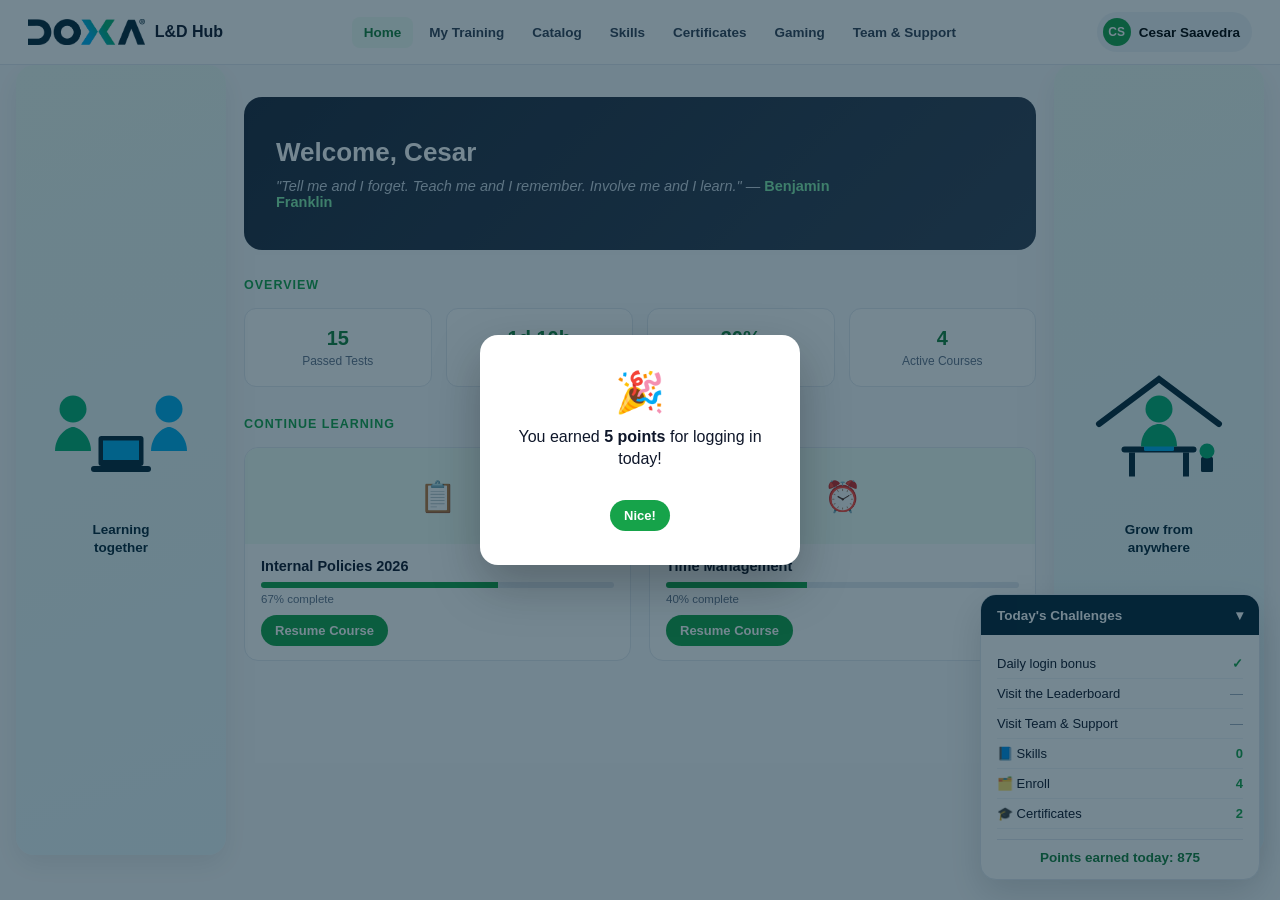
<file: index.html>
<!DOCTYPE html>
<html lang="en">
<head>
<meta charset="UTF-8">
<meta name="viewport" content="width=device-width, initial-scale=1.0">
<title>L&amp;D Hub — Home</title>
<link rel="stylesheet" href="style.css">
</head>
<body>
<div id="nav-root"></div>

<div class="page-shell">
<div class="side-illustration left">
  <div class="illus-card"><svg viewBox="0 0 100 90">
  <rect x="35" y="48" width="30" height="20" rx="2" fill="#052538"/>
  <rect x="38" y="51" width="24" height="13" fill="#00AEEF"/>
  <rect x="30" y="68" width="40" height="4" rx="2" fill="#052538"/>
  <circle cx="18" cy="30" r="9" fill="#05AF72"/>
  <path d="M6 58c0-10 8-16 12-16s12 6 12 16z" fill="#05AF72"/>
  <circle cx="82" cy="30" r="9" fill="#00AEEF"/>
  <path d="M70 58c0-10 8-16 12-16s12 6 12 16z" fill="#00AEEF"/>
</svg><div class="illus-caption" data-i18n="cap_learning_together">Learning<br>together</div></div>
</div>
<div class="side-illustration right">
  <div class="illus-card"><svg viewBox="0 0 100 90">
  <path d="M10 40 L50 10 L90 40" fill="none" stroke="#052538" stroke-width="4" stroke-linecap="round"/>
  <rect x="25" y="55" width="50" height="4" rx="2" fill="#052538"/>
  <rect x="30" y="59" width="4" height="16" fill="#052538"/>
  <rect x="66" y="59" width="4" height="16" fill="#052538"/>
  <rect x="40" y="46" width="20" height="12" rx="1" fill="#00AEEF"/>
  <circle cx="50" cy="30" r="9" fill="#05AF72"/>
  <path d="M38 55c0-9 6-15 12-15s12 6 12 15z" fill="#05AF72"/>
  <rect x="78" y="62" width="8" height="10" rx="1" fill="#052538"/>
  <circle cx="82" cy="58" r="5" fill="#05AF72"/>
</svg><div class="illus-caption" data-i18n="cap_grow_anywhere">Grow from<br>anywhere</div></div>
</div>

<main>
  <div class="hero" id="hero"></div>

  <h2 class="section-title" data-i18n="overview">Overview</h2>
  <div class="stats-grid" id="statsGrid"></div>

  <h2 class="section-title" data-i18n="continue_learning">Continue Learning</h2>
  <div class="grid" id="continueGrid"></div>
</main>
</div>

<div class="floating-widget" id="challengeWidget">
  <div class="floating-widget-header" id="challengeWidgetHeader">
    <span data-i18n="widget_title">🎯 Today's Challenges</span>
    <span id="challengeWidgetToggle">▾</span>
  </div>
  <div class="floating-widget-body" id="challengeWidgetBody"></div>
</div>

<script src="data.js"></script>
<script>
  renderNav("index.html");

  function renderChallengeWidget() {
    const user = getCurrentUser();
    const loginDone = challengeDoneToday("daily_login_" + user.id);
    const lbDone = challengeDoneToday("daily_visit_leaderboard_" + user.id);
    const teamDone = challengeDoneToday("daily_visit_team_" + user.id);
    const articlesRead = SKILLS.filter(s => isArticleRead(s.id, user.id)).length;
    const enrolledCount = getEnrollments(user).length;
    const completedCount = getCompletedCourses(user).length;

    const row = (done, label) => `
      <div class="fw-item">
        <span>${label}</span>
        <span class="${done ? 'fw-check' : 'fw-pending'}">${done ? '✓' : '—'}</span>
      </div>`;

    document.getElementById("challengeWidgetBody").innerHTML = `
      ${row(loginDone, T("widget_login_bonus"))}
      ${row(lbDone, T("widget_visit_leaderboard"))}
      ${row(teamDone, T("widget_visit_team"))}
      <div class="fw-item"><span>📘 ${T("skills_title")}</span><span class="fw-check">${articlesRead}</span></div>
      <div class="fw-item"><span>🗂️ ${T("enroll")}</span><span class="fw-check">${enrolledCount}</span></div>
      <div class="fw-item"><span>🎓 ${T("certificates_title")}</span><span class="fw-check">${completedCount}</span></div>
      <div class="fw-total">${T("widget_points_today")}: ${totalPoints(user)}</div>
    `;
  }

  document.getElementById("challengeWidgetHeader").addEventListener("click", () => {
    document.getElementById("challengeWidget").classList.toggle("collapsed");
  });

  // auto-refresh so the widget reflects challenges completed on other tabs/pages
  setInterval(renderChallengeWidget, 2000);
  window.addEventListener("storage", renderChallengeWidget);

  function render() {
    const user = getCurrentUser();
    const q = weeklyQuote();

    document.getElementById("hero").innerHTML = `
      <h1>${T("welcome")}, ${user.name.split(" ")[0]}</h1>
      <div class="quote">"${quoteText(q)}" — <span class="who">${q.who}</span></div>
    `;

    const s = user.stats;
    document.getElementById("statsGrid").innerHTML = `
      <div class="stat"><div class="num">${s.testsPassed}</div><div class="label">${T("passed_tests")}</div></div>
      <div class="stat"><div class="num">${s.trainingTime}</div><div class="label">${T("training_time")}</div></div>
      <div class="stat"><div class="num">${s.completionRate}</div><div class="label">${T("completion_rate")}</div></div>
      <div class="stat"><div class="num">${s.activeCourses}</div><div class="label">${T("active_courses")}</div></div>
    `;

    const inProgress = user.enrolled.filter(e => e.progress < 100).slice(0,4);
    document.getElementById("continueGrid").innerHTML = inProgress.map(e => {
      const c = courseById(e.courseId);
      return `<div class="card">
        <div class="thumb" style="background:#f0fdf4;">${c.icon}</div>
        <div class="card-body">
          <h3>${c.title}</h3>
          <div class="progress-bar"><div class="progress-fill" style="width:${e.progress}%;"></div></div>
          <div class="progress-text">${e.progress}% complete</div>
          <a class="resume-btn" href="my-training.html">${T("resume_course")}</a>
        </div>
      </div>`;
    }).join("") || `<p style="color:#64748b;font-size:14px;">${T("all_caught_up")}</p>`;
  }

  window.onLanguageApplied = function() { render(); renderChallengeWidget(); };
  applyLanguage(getLang());
  renderChallengeWidget();
</script>
</body>
</html>
</file>
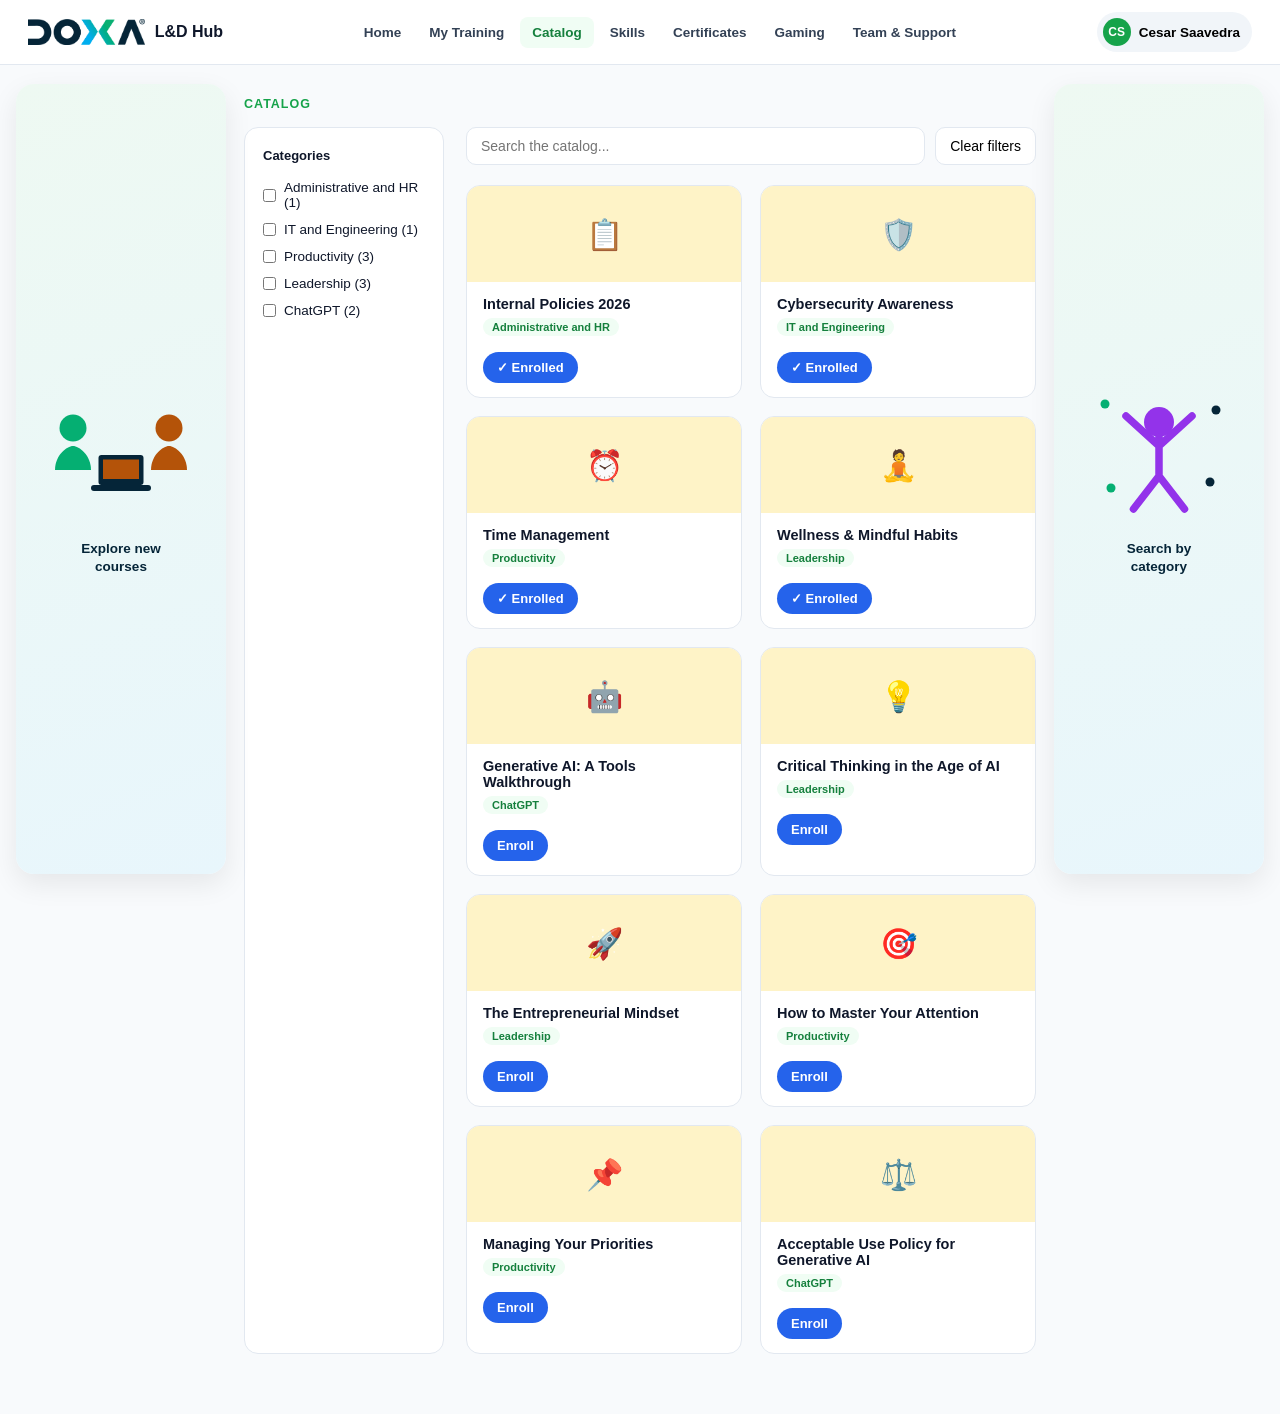
<file: catalog.html>
<!DOCTYPE html>
<html lang="en">
<head>
<meta charset="UTF-8">
<meta name="viewport" content="width=device-width, initial-scale=1.0">
<title>L&amp;D Hub — Catalog</title>
<link rel="stylesheet" href="style.css">
</head>
<body>
<div id="nav-root"></div>

<div class="page-shell">
<div class="side-illustration left">
  <div class="illus-card"><svg viewBox="0 0 100 90">
  <rect x="35" y="48" width="30" height="20" rx="2" fill="#052538"/>
  <rect x="38" y="51" width="24" height="13" fill="#b45309"/>
  <rect x="30" y="68" width="40" height="4" rx="2" fill="#052538"/>
  <circle cx="18" cy="30" r="9" fill="#05AF72"/>
  <path d="M6 58c0-10 8-16 12-16s12 6 12 16z" fill="#05AF72"/>
  <circle cx="82" cy="30" r="9" fill="#b45309"/>
  <path d="M70 58c0-10 8-16 12-16s12 6 12 16z" fill="#b45309"/>
</svg><div class="illus-caption" data-i18n="cap_explore_courses">Explore new<br>courses</div></div>
</div>
<div class="side-illustration right">
  <div class="illus-card"><svg viewBox="0 0 100 90">
  <circle cx="50" cy="26" r="10" fill="#9333ea"/>
  <path d="M50 36 L50 62 M50 42 L28 22 M50 42 L72 22 M50 62 L33 84 M50 62 L67 84" stroke="#9333ea" stroke-width="5" fill="none" stroke-linecap="round"/>
  <circle cx="14" cy="14" r="3" fill="#05AF72"/>
  <circle cx="88" cy="18" r="3" fill="#052538"/>
  <circle cx="18" cy="70" r="3" fill="#05AF72"/>
  <circle cx="84" cy="66" r="3" fill="#052538"/>
</svg><div class="illus-caption" data-i18n="cap_search_category">Search by<br>category</div></div>
</div>

<main>
  <h2 class="section-title" data-i18n="catalog_title">Catalog</h2>
  <div class="catalog-layout">
    <div class="sidebar-cats">
      <strong style="font-size:13px;" data-i18n="categories">Categories</strong>
      <div id="catList" style="margin-top:10px;"></div>
    </div>
    <div>
      <div class="toolbar">
        <input type="text" id="searchBox" data-i18n-placeholder="search_catalog" placeholder="Search the catalog...">
        <button class="filter-btn" id="clearFilters" data-i18n="clear_filters">Clear filters</button>
      </div>
      <div class="grid" id="catalogGrid"></div>
    </div>
  </div>
</main>
</div>

<script src="data.js"></script>
<script>
  renderNav("catalog.html");
  const me = getCurrentUser();
  const cats = [...new Set(COURSES.map(c => c.category))];
  let activeCats = new Set();

  document.getElementById("catList").innerHTML = cats.map(cat => `
    <label><input type="checkbox" value="${cat}" class="catCheck"> ${cat} (${COURSES.filter(c=>c.category===cat).length})</label>
  `).join("");

  function render() {
    const term = document.getElementById("searchBox").value.toLowerCase();
    const list = COURSES
      .filter(c => c.title.toLowerCase().includes(term))
      .filter(c => activeCats.size===0 || activeCats.has(c.category));

    document.getElementById("catalogGrid").innerHTML = list.map(c => {
      const enrolled = isEnrolled(me, c.id);
      return `
      <div class="card">
        <div class="thumb" style="background:#fef3c7;">${c.icon}</div>
        <div class="card-body">
          <h3>${c.title}</h3>
          <div class="tag-row"><span class="tag">${c.category}</span></div>
          <button class="enroll-btn" data-cid="${c.id}" ${enrolled ? "disabled" : ""}>${enrolled ? T("enrolled_pill") : T("enroll")}</button>
        </div>
      </div>`;
    }).join("") || `<p style="color:#64748b;font-size:14px;">No courses match your search/filters.</p>`;

    document.querySelectorAll(".enroll-btn:not([disabled])").forEach(btn => {
      btn.addEventListener("click", () => {
        const cid = btn.dataset.cid;
        enrollInCourse(me, cid);
        render();
      });
    });
  }
  document.getElementById("searchBox").addEventListener("input", render);
  document.getElementById("clearFilters").addEventListener("click", () => {
    activeCats.clear();
    document.querySelectorAll(".catCheck").forEach(cb => cb.checked=false);
    document.getElementById("searchBox").value="";
    render();
  });
  document.addEventListener("change", e => {
    if (e.target.classList.contains("catCheck")) {
      e.target.checked ? activeCats.add(e.target.value) : activeCats.delete(e.target.value);
      render();
    }
  });
  window.onLanguageApplied = render;
  applyLanguage(getLang());
  render();
</script>
</body>
</html>
</file>
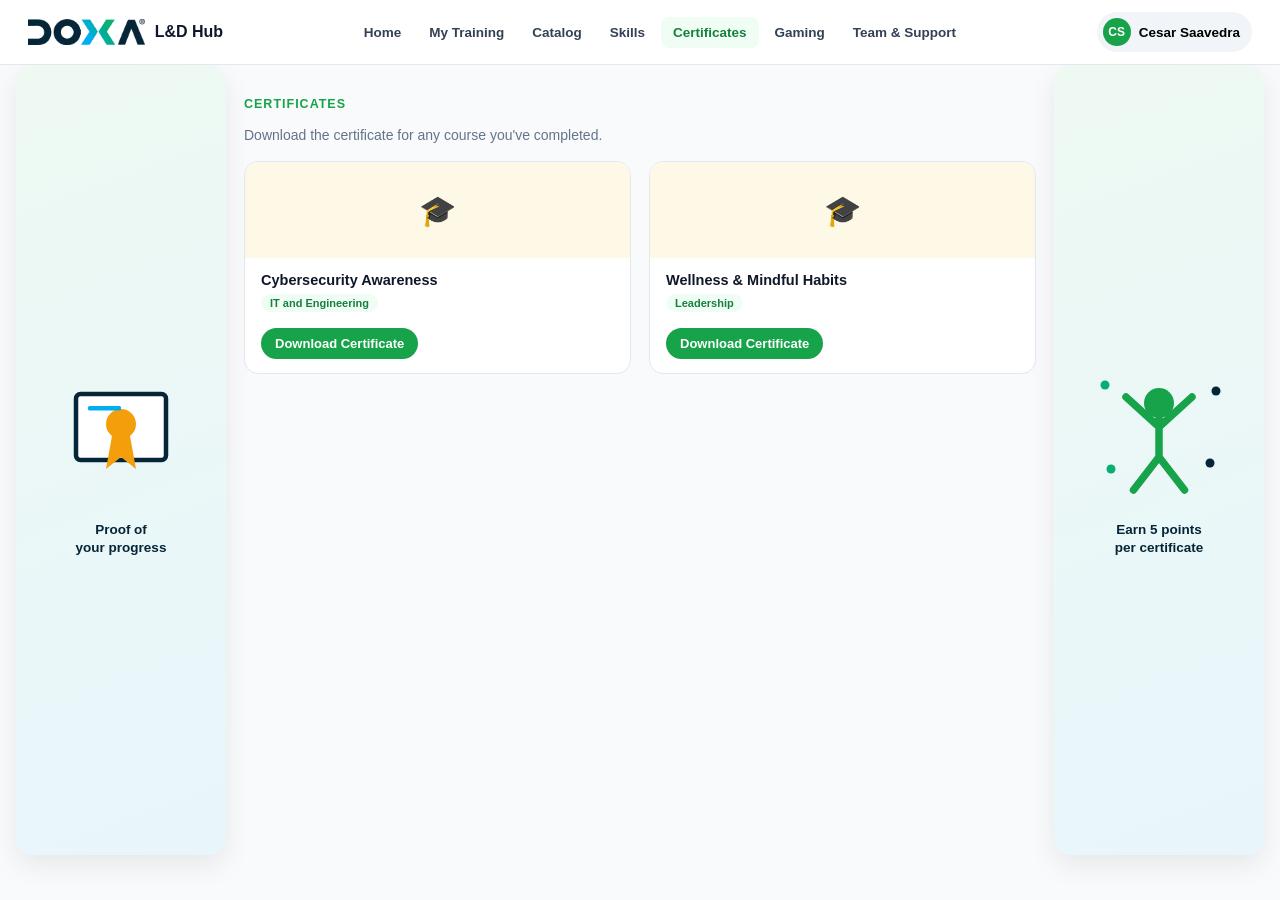
<file: certificates.html>
<!DOCTYPE html>
<html lang="en">
<head>
<meta charset="UTF-8">
<meta name="viewport" content="width=device-width, initial-scale=1.0">
<title>L&amp;D Hub — Certificates</title>
<link rel="stylesheet" href="style.css">
</head>
<body>
<div id="nav-root"></div>

<div class="page-shell">
<div class="side-illustration left">
  <div class="illus-card"><svg viewBox="0 0 100 90">
  <rect x="20" y="20" width="60" height="44" rx="3" fill="#fff" stroke="#052538" stroke-width="3"/>
  <circle cx="50" cy="40" r="10" fill="#f59e0b"/>
  <path d="M44 48 L40 70 L50 62 L60 70 L56 48" fill="#f59e0b"/>
  <rect x="28" y="28" width="22" height="3" rx="1" fill="#00AEEF"/>
</svg><div class="illus-caption" data-i18n="cap_proof_progress">Proof of<br>your progress</div></div>
</div>
<div class="side-illustration right">
  <div class="illus-card"><svg viewBox="0 0 100 90">
  <circle cx="50" cy="26" r="10" fill="#16a34a"/>
  <path d="M50 36 L50 62 M50 42 L28 22 M50 42 L72 22 M50 62 L33 84 M50 62 L67 84" stroke="#16a34a" stroke-width="5" fill="none" stroke-linecap="round"/>
  <circle cx="14" cy="14" r="3" fill="#05AF72"/>
  <circle cx="88" cy="18" r="3" fill="#052538"/>
  <circle cx="18" cy="70" r="3" fill="#05AF72"/>
  <circle cx="84" cy="66" r="3" fill="#052538"/>
</svg><div class="illus-caption" data-i18n="cap_earn_5_points">Earn 5 points<br>per certificate</div></div>
</div>

<main>
  <h2 class="section-title" data-i18n="certificates_title">Certificates</h2>
  <p style="color:#64748b;font-size:14px;margin-bottom:18px;" data-i18n="certificates_hint">Download a certificate for every course you've completed.</p>
  <div class="grid" id="certGrid"></div>
</main>
</div>

<script src="data.js"></script>
<script>
  renderNav("certificates.html");
  const user = getCurrentUser();

  function buildCertificateHtml(course, user) {
    const date = new Date().toLocaleDateString();
    return `<!DOCTYPE html><html><head><meta charset="UTF-8"><title>Certificate — ${course.title}</title>
    <style>
      body{font-family:Georgia,serif;background:#f8fafc;display:flex;align-items:center;justify-content:center;min-height:100vh;margin:0;}
      .cert{border:10px solid #052538;padding:50px 60px;background:white;text-align:center;max-width:640px;border-radius:6px;}
      h1{color:#052538;font-size:26px;margin-bottom:6px;}
      .sub{color:#64748b;font-size:14px;margin-bottom:30px;}
      .name{font-size:28px;color:#05AF72;font-weight:bold;margin:20px 0;}
      .course{font-size:19px;color:#052538;margin-bottom:24px;}
      .date{font-size:13px;color:#94a3b8;margin-top:30px;}
      .footer{font-size:11px;color:#cbd5e1;margin-top:16px;}
    </style></head><body>
      <div class="cert">
        <h1>Certificate of Completion</h1>
        <div class="sub">DOXA Talent — L&amp;D Hub (demo)</div>
        <div>This certifies that</div>
        <div class="name">${user.name}</div>
        <div>has successfully completed</div>
        <div class="course">${course.title}</div>
        <div class="date">Issued ${date}</div>
        <div class="footer">Demo certificate — drafted with AI assistance, not an official record.</div>
      </div>
    </body></html>`;
  }

  function downloadCertificate(course) {
    const html = buildCertificateHtml(course, user);
    const blob = new Blob([html], { type: "text/html" });
    const url = URL.createObjectURL(blob);
    const a = document.createElement("a");
    a.href = url;
    a.download = `Certificate - ${course.title}.html`;
    document.body.appendChild(a);
    a.click();
    a.remove();
    URL.revokeObjectURL(url);
  }

  function render() {
    const completed = getCompletedCourses(user);
    document.getElementById("certGrid").innerHTML = completed.map(c => `
      <div class="card">
        <div class="thumb" style="background:#fef9e7;">🎓</div>
        <div class="card-body">
          <h3>${c.title}</h3>
          <div class="tag-row"><span class="tag">${c.category}</span></div>
          <button class="resume-btn download-cert-btn" data-cid="${c.id}">${T("download_cert")}</button>
        </div>
      </div>
    `).join("") || `<p style="color:#64748b;font-size:14px;">${T("no_certificates")}</p>`;

    document.querySelectorAll(".download-cert-btn").forEach(btn => {
      btn.addEventListener("click", () => downloadCertificate(courseById(btn.dataset.cid)));
    });
  }

  window.onLanguageApplied = render;
  applyLanguage(getLang());
</script>
</body>
</html>
</file>
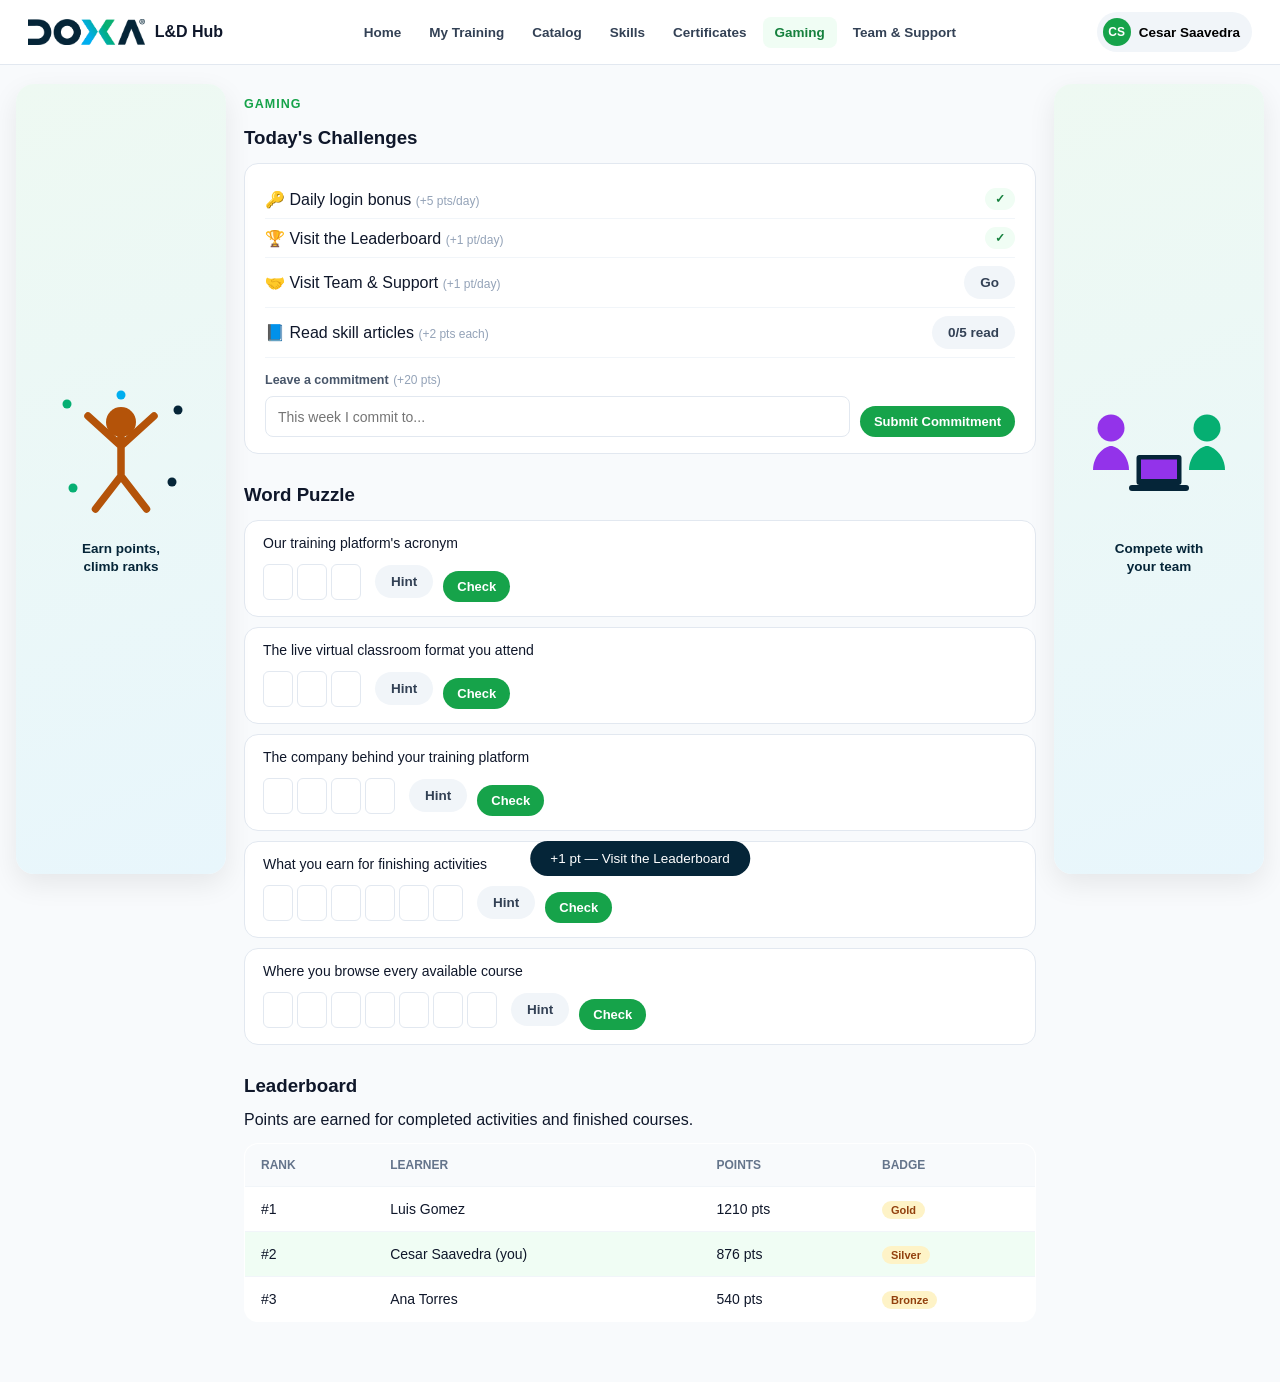
<file: gaming.html>
<!DOCTYPE html>
<html lang="en">
<head>
<meta charset="UTF-8">
<meta name="viewport" content="width=device-width, initial-scale=1.0">
<title>L&amp;D Hub — Gaming</title>
<link rel="stylesheet" href="style.css">
</head>
<body>
<div id="nav-root"></div>

<div class="page-shell">
<div class="side-illustration left">
  <div class="illus-card"><svg viewBox="0 0 100 90">
  <circle cx="50" cy="26" r="10" fill="#b45309"/>
  <path d="M50 36 L50 62 M50 42 L28 22 M50 42 L72 22 M50 62 L33 84 M50 62 L67 84" stroke="#b45309" stroke-width="5" fill="none" stroke-linecap="round"/>
  <circle cx="14" cy="14" r="3" fill="#05AF72"/>
  <circle cx="88" cy="18" r="3" fill="#052538"/>
  <circle cx="18" cy="70" r="3" fill="#05AF72"/>
  <circle cx="84" cy="66" r="3" fill="#052538"/>
  <circle cx="50" cy="8" r="3" fill="#00AEEF"/>
</svg><div class="illus-caption" data-i18n="cap_earn_points_climb">Earn points,<br>climb ranks</div></div>
</div>
<div class="side-illustration right">
  <div class="illus-card"><svg viewBox="0 0 100 90">
  <rect x="35" y="48" width="30" height="20" rx="2" fill="#052538"/>
  <rect x="38" y="51" width="24" height="13" fill="#9333ea"/>
  <rect x="30" y="68" width="40" height="4" rx="2" fill="#052538"/>
  <circle cx="18" cy="30" r="9" fill="#9333ea"/>
  <path d="M6 58c0-10 8-16 12-16s12 6 12 16z" fill="#9333ea"/>
  <circle cx="82" cy="30" r="9" fill="#05AF72"/>
  <path d="M70 58c0-10 8-16 12-16s12 6 12 16z" fill="#05AF72"/>
</svg><div class="illus-caption" data-i18n="cap_compete_team">Compete with<br>your team</div></div>
</div>

<main>
  <h2 class="section-title" data-i18n="gaming_title">Gaming</h2>

  <h3 style="margin-bottom:14px;" data-i18n="challenges_title">Today's Challenges</h3>
  <div id="challengeList" style="margin-bottom:30px;"></div>

  <h3 style="margin-bottom:14px;" data-i18n="puzzle_title">Word Puzzle</h3>
  
  <div id="puzzleList" style="margin-bottom:30px;"></div>

  <h3 style="margin-bottom:14px;" data-i18n="leaderboard_title">Leaderboard</h3>
  <p class="hint" style="margin-bottom:14px;" data-i18n="leaderboard_hint">Points are earned for completed activities and finished courses.</p>
  <table class="leaderboard" id="lbTable">
    <thead><tr>
      <th data-i18n="rank">Rank</th><th data-i18n="learner">Learner</th><th data-i18n="points">Points</th><th data-i18n="badge">Badge</th>
    </tr></thead>
    <tbody id="lbBody"></tbody>
  </table>
</main>
</div>

<div id="saveToast"></div>

<script src="data.js"></script>
<script>
  renderNav("gaming.html");
  const me = getCurrentUser();
  awardDaily("daily_visit_leaderboard_" + me.id, 1, T("widget_visit_leaderboard"));

  const PUZZLE = [
    { id:"p1", clue:"Our training platform's acronym", answer:"LMS" },
    { id:"p2", clue:"The live virtual classroom format you attend", answer:"ILT" },
    { id:"p3", clue:"The company behind your training platform", answer:"DOXA" },
    { id:"p4", clue:"What you earn for finishing activities", answer:"POINTS" },
    { id:"p5", clue:"Where you browse every available course", answer:"CATALOG" }
  ];

  function renderChallenges() {
    const loginDone = challengeDoneToday("daily_login_" + me.id);
    const lbDone = challengeDoneToday("daily_visit_leaderboard_" + me.id);
    const teamDone = challengeDoneToday("daily_visit_team_" + me.id);
    const articlesRead = SKILLS.filter(s => isArticleRead(s.id, me.id)).length;
    const commitmentText = (() => { try { return localStorage.getItem("ldhub_commitment_" + me.id); } catch(e) { return null; } })();
    const commitmentDoneToday = challengeDoneToday("commitment");

    document.getElementById("challengeList").innerHTML = `
      <div class="profile-section" style="padding:16px 20px;">
        <div class="row-between" style="padding:8px 0;border-bottom:1px solid #f1f5f9;">
          <span>🔑 <span data-i18n="widget_login_bonus">Daily login bonus</span> <span class="hint">(+5 pts/day)</span></span>
          ${loginDone ? `<span class="status-pill">✓</span>` : `<span class="hint">Log in to earn it</span>`}
        </div>
        <div class="row-between" style="padding:8px 0;border-bottom:1px solid #f1f5f9;">
          <span>🏆 <span data-i18n="widget_visit_leaderboard">Visit the Leaderboard</span> <span class="hint">(+1 pt/day)</span></span>
          ${lbDone ? `<span class="status-pill">✓</span>` : `<span class="hint">Earned just now</span>`}
        </div>
        <div class="row-between" style="padding:8px 0;border-bottom:1px solid #f1f5f9;">
          <span>🤝 <span data-i18n="widget_visit_team">Visit Team &amp; Support</span> <span class="hint">(+1 pt/day)</span></span>
          ${teamDone ? `<span class="status-pill">✓</span>` : `<a class="btn-secondary" style="text-decoration:none;" href="team.html">Go</a>`}
        </div>
        <div class="row-between" style="padding:8px 0;border-bottom:1px solid #f1f5f9;">
          <span>📘 <span data-i18n="challenge_skill">Read skill articles</span> <span class="hint">(+2 pts each)</span></span>
          <a class="btn-secondary" style="text-decoration:none;" href="skills.html">${articlesRead}/${SKILLS.length} read</a>
        </div>
        <div style="padding-top:12px;">
          <label style="font-size:12.5px;color:#475569;font-weight:600;" data-i18n="commitment_label">Leave a commitment</label>
          <span class="hint">(+20 pts)</span>
          ${commitmentDoneToday && commitmentText
            ? `<p style="margin-top:8px;font-size:14px;background:#f0fdf4;padding:10px 12px;border-radius:8px;">"${commitmentText}"</p>`
            : `<div style="display:flex;gap:10px;margin-top:8px;flex-wrap:wrap;">
                 <input type="text" id="commitmentInput" data-i18n-placeholder="commitment_placeholder" placeholder="This week I commit to..." style="flex:1;min-width:200px;padding:9px 12px;border:1px solid #e2e8f0;border-radius:8px;font-size:14px;">
                 <button class="resume-btn" id="commitBtn" data-i18n="submit_commitment">Submit Commitment</button>
               </div>`}
        </div>
      </div>
    `;

    if (!(commitmentDoneToday && commitmentText)) {
      document.getElementById("commitBtn").addEventListener("click", () => {
        const val = document.getElementById("commitmentInput").value.trim();
        if (!val) return;
        try { localStorage.setItem("ldhub_commitment_" + me.id, val); } catch(e) {}
        markChallenge("commitment");
        addBonusPoints(me.id, 20);
        showToast("+20 pts — left a commitment");
        renderAll();
      });
    }
  }

  function renderPuzzle() {
    document.getElementById("puzzleList").innerHTML = PUZZLE.map(p => {
      const solved = (() => { try { return localStorage.getItem("ldhub_puzzle_" + p.id) === "solved"; } catch(e){ return false; } })();
      const boxes = p.answer.split("").map((_,i) =>
        `<input maxlength="1" class="pz-box" data-idx="${i}" style="width:30px;height:36px;text-align:center;font-size:16px;font-weight:700;text-transform:uppercase;border:1px solid #e2e8f0;border-radius:6px;margin-right:4px;" ${solved ? "disabled value='"+p.answer[i]+"'" : ""}>`
      ).join("");
      return `
        <div class="profile-section" data-pid="${p.id}" style="padding:14px 18px;margin-bottom:10px;">
          <div class="row-between">
            <span style="font-size:14px;">${p.clue}</span>
            ${solved ? `<span class="status-pill">Solved ✓</span>` : ""}
          </div>
          <div style="margin-top:10px;display:flex;align-items:center;gap:10px;flex-wrap:wrap;">
            <div>${boxes}</div>
            ${!solved ? `
              <button class="btn-secondary pz-hint" data-pid="${p.id}" data-i18n="puzzle_hint_btn">Hint</button>
              <button class="resume-btn pz-check" data-pid="${p.id}" data-i18n="puzzle_check_btn">Check</button>
            ` : ``}
          </div>
          <div class="hint pz-hint-text" data-pid="${p.id}" style="display:none;margin-top:6px;">Hint: ${p.answer.length} letters — starts with "${p.answer[0]}"</div>
        </div>
      `;
    }).join("");

    document.querySelectorAll(".pz-hint").forEach(btn => {
      btn.addEventListener("click", () => {
        document.querySelector(`.pz-hint-text[data-pid="${btn.dataset.pid}"]`).style.display = "block";
      });
    });
    document.querySelectorAll(".pz-check").forEach(btn => {
      btn.addEventListener("click", () => {
        const pid = btn.dataset.pid;
        const p = PUZZLE.find(x => x.id === pid);
        const section = document.querySelector(`[data-pid="${pid}"].profile-section`);
        const letters = [...section.querySelectorAll(".pz-box")].map(i => (i.value || "").toUpperCase()).join("");
        if (letters === p.answer) {
          try { localStorage.setItem("ldhub_puzzle_" + pid, "solved"); } catch(e) {}
          addBonusPoints(me.id, 10);
          showToast("+10 pts — solved it!");
          checkAllSolved();
          renderPuzzle();
        } else {
          showToast("Not quite — try again");
        }
      });
    });
  }

  function checkAllSolved() {
    const allSolved = PUZZLE.every(p => {
      try { return localStorage.getItem("ldhub_puzzle_" + p.id) === "solved"; } catch(e) { return false; }
    });
    if (allSolved && !challengeEverDone("puzzle_bonus")) {
      addBonusPoints(me.id, 25);
      markEverDone("puzzle_bonus");
      showToast("+25 bonus pts — all 5 solved!");
    }
  }
  function renderLeaderboard() {
    const ranked = [...DEMO_USERS].sort((a,b) => totalPoints(b) - totalPoints(a));
    function badgeFor(points) {
      if (points >= 1000) return "Gold";
      if (points >= 700) return "Silver";
      return "Bronze";
    }
    document.getElementById("lbBody").innerHTML = ranked.map((u, i) => `
      <tr class="${u.id===me.id ? 'me':''}">
        <td>#${i+1}</td>
        <td>${u.name}${u.id===me.id ? " (you)" : ""}</td>
        <td>${totalPoints(u)} pts</td>
        <td><span class="badge-pill">${badgeFor(totalPoints(u))}</span></td>
      </tr>
    `).join("");
  }

  function renderAll() {
    renderChallenges();
    renderPuzzle();
    renderLeaderboard();
  }

  window.onLanguageApplied = renderAll;
  applyLanguage(getLang());
</script>
</body>
</html>
</file>
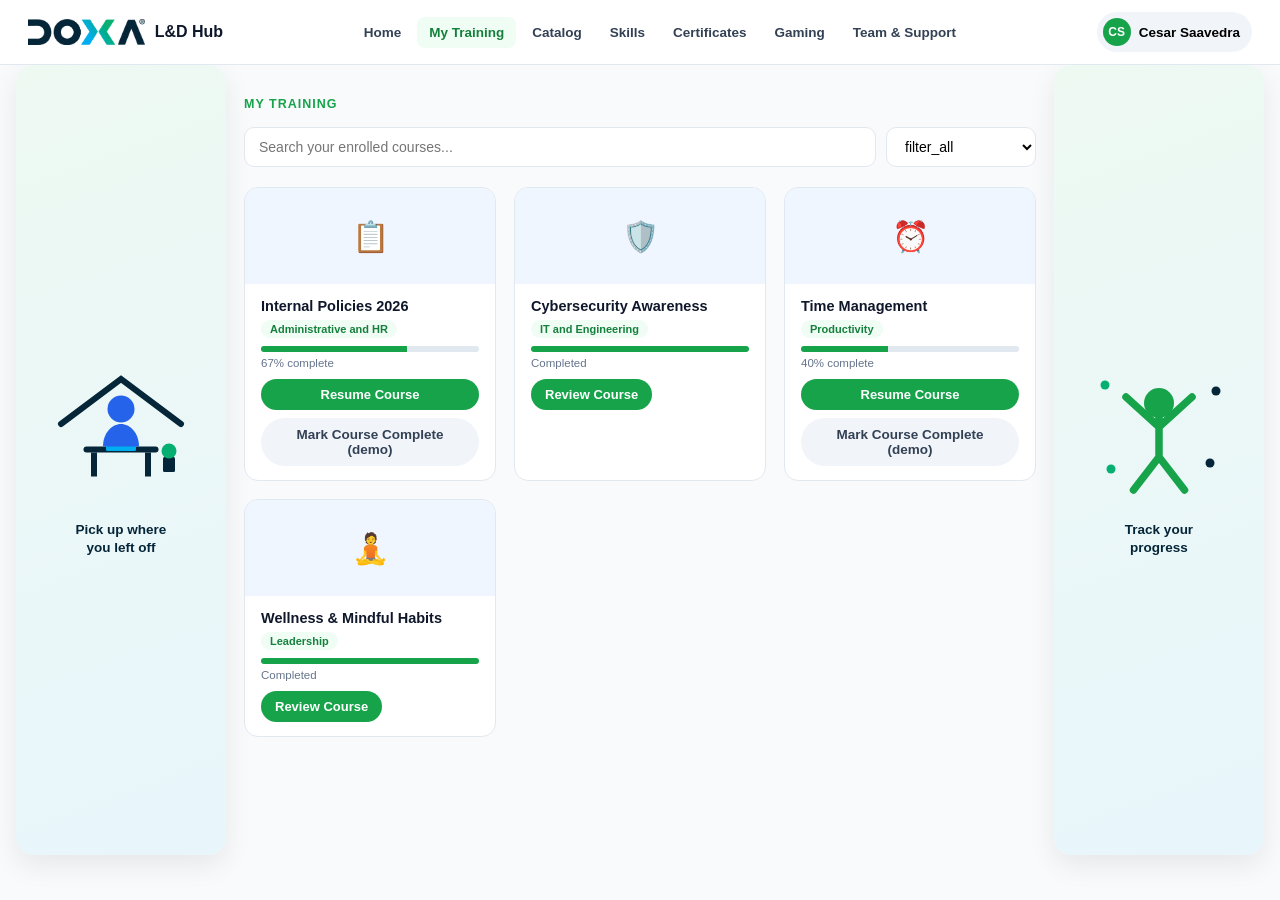
<file: my-training.html>
<!DOCTYPE html>
<html lang="en">
<head>
<meta charset="UTF-8">
<meta name="viewport" content="width=device-width, initial-scale=1.0">
<title>L&amp;D Hub — My Training</title>
<link rel="stylesheet" href="style.css">
</head>
<body>
<div id="nav-root"></div>

<div class="page-shell">
<div class="side-illustration left">
  <div class="illus-card"><svg viewBox="0 0 100 90">
  <path d="M10 40 L50 10 L90 40" fill="none" stroke="#052538" stroke-width="4" stroke-linecap="round"/>
  <rect x="25" y="55" width="50" height="4" rx="2" fill="#052538"/>
  <rect x="30" y="59" width="4" height="16" fill="#052538"/>
  <rect x="66" y="59" width="4" height="16" fill="#052538"/>
  <rect x="40" y="46" width="20" height="12" rx="1" fill="#00AEEF"/>
  <circle cx="50" cy="30" r="9" fill="#2563eb"/>
  <path d="M38 55c0-9 6-15 12-15s12 6 12 15z" fill="#2563eb"/>
  <rect x="78" y="62" width="8" height="10" rx="1" fill="#052538"/>
  <circle cx="82" cy="58" r="5" fill="#05AF72"/>
</svg><div class="illus-caption" data-i18n="cap_pickup_where_left">Pick up where<br>you left off</div></div>
</div>
<div class="side-illustration right">
  <div class="illus-card"><svg viewBox="0 0 100 90">
  <circle cx="50" cy="26" r="10" fill="#16a34a"/>
  <path d="M50 36 L50 62 M50 42 L28 22 M50 42 L72 22 M50 62 L33 84 M50 62 L67 84" stroke="#16a34a" stroke-width="5" fill="none" stroke-linecap="round"/>
  <circle cx="14" cy="14" r="3" fill="#05AF72"/>
  <circle cx="88" cy="18" r="3" fill="#052538"/>
  <circle cx="18" cy="70" r="3" fill="#05AF72"/>
  <circle cx="84" cy="66" r="3" fill="#052538"/>
</svg><div class="illus-caption" data-i18n="cap_track_progress">Track your<br>progress</div></div>
</div>

<main>
  <h2 class="section-title" data-i18n="my_training_title">My Training</h2>
  <div class="toolbar">
    <input type="text" id="searchBox" data-i18n-placeholder="search_enrolled" placeholder="Search your enrolled courses...">
    <select id="filterSelect">
      <option value="all" data-i18n="filter_all">All</option>
      <option value="inprogress" data-i18n="filter_inprogress">In Progress</option>
      <option value="completed" data-i18n="filter_completed">Completed</option>
    </select>
  </div>
  <div class="grid" id="myCoursesGrid"></div>
</main>
</div>

<script src="data.js"></script>
<script>
  renderNav("my-training.html");
  const user = getCurrentUser();

  function render() {
    const term = document.getElementById("searchBox").value.toLowerCase();
    const filter = document.getElementById("filterSelect").value;
    const items = getEnrollments(user)
      .map(e => ({ e, c: courseById(e.courseId) }))
      .filter(({c}) => c && c.title.toLowerCase().includes(term))
      .filter(({e}) => filter==="all" || (filter==="completed" ? e.progress===100 : e.progress<100));

    document.getElementById("myCoursesGrid").innerHTML = items.map(({e,c}) => `
      <div class="card">
        <div class="thumb" style="background:#eff6ff;">${c.icon}</div>
        <div class="card-body">
          <h3>${c.title}</h3>
          <div class="tag-row"><span class="tag">${c.category}</span></div>
          <div class="progress-bar"><div class="progress-fill" style="width:${e.progress}%;"></div></div>
          <div class="progress-text">${e.progress===100 ? T("status_completed") : e.progress + "% complete"}</div>
          ${e.progress===100
            ? `<button class="resume-btn">${T("review_course")}</button>`
            : `<div style="display:flex;gap:8px;flex-wrap:wrap;">
                 <button class="resume-btn" style="flex:1;">${T("resume_course")}</button>
                 <button class="btn-secondary mark-complete-btn" data-cid="${c.id}">${T("mark_complete")}</button>
               </div>`}
        </div>
      </div>
    `).join("") || `<p style="color:#64748b;font-size:14px;">${T("no_match")}</p>`;

    document.querySelectorAll(".mark-complete-btn").forEach(btn => {
      btn.addEventListener("click", () => {
        markCourseComplete(user, btn.dataset.cid);
        render();
      });
    });
  }
  document.getElementById("searchBox").addEventListener("input", render);
  document.getElementById("filterSelect").addEventListener("change", render);
  window.onLanguageApplied = render;
  applyLanguage(getLang());
</script>
</body>
</html>
</file>
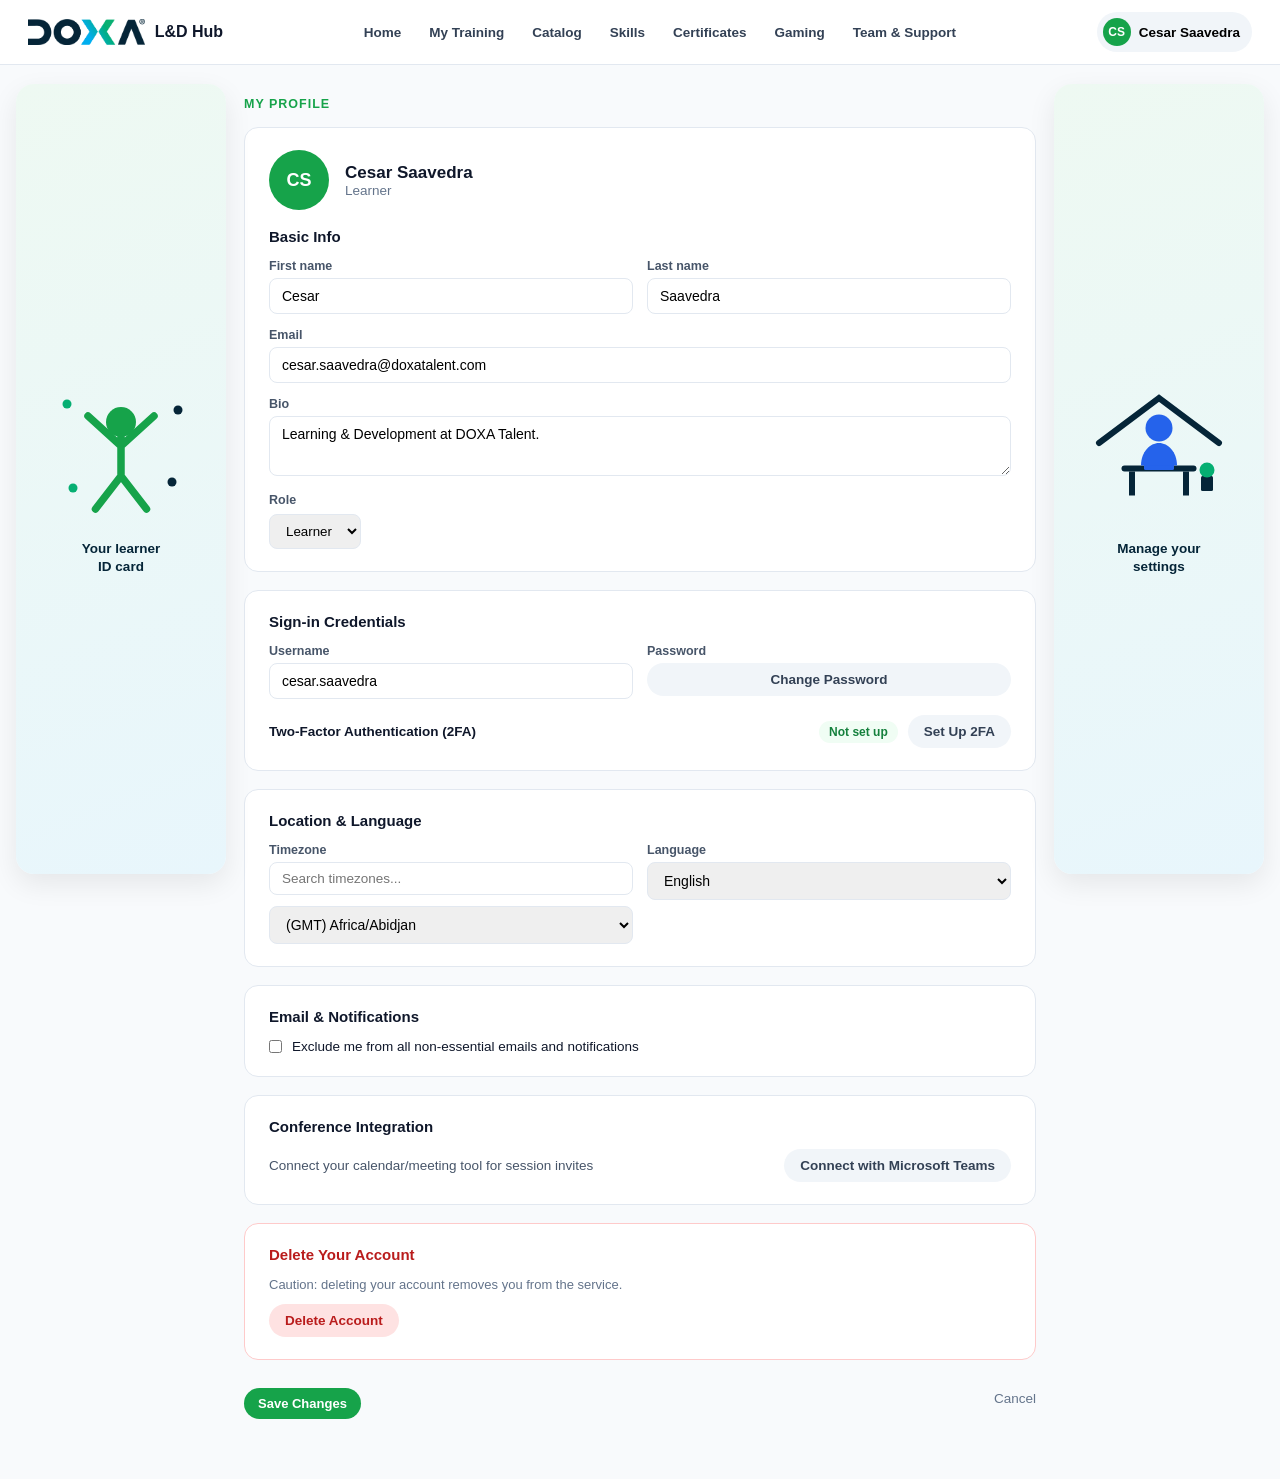
<file: profile.html>
<!DOCTYPE html>
<html lang="en">
<head>
<meta charset="UTF-8">
<meta name="viewport" content="width=device-width, initial-scale=1.0">
<title>L&amp;D Hub — My Profile</title>
<link rel="stylesheet" href="style.css">
</head>
<body>
<div id="nav-root"></div>

<div class="page-shell">
<div class="side-illustration left">
  <div class="illus-card"><svg viewBox="0 0 100 90">
  <circle cx="50" cy="26" r="10" fill="#16a34a"/>
  <path d="M50 36 L50 62 M50 42 L28 22 M50 42 L72 22 M50 62 L33 84 M50 62 L67 84" stroke="#16a34a" stroke-width="5" fill="none" stroke-linecap="round"/>
  <circle cx="14" cy="14" r="3" fill="#05AF72"/>
  <circle cx="88" cy="18" r="3" fill="#052538"/>
  <circle cx="18" cy="70" r="3" fill="#05AF72"/>
  <circle cx="84" cy="66" r="3" fill="#052538"/>
</svg><div class="illus-caption" data-i18n="cap_learner_id">Your learner<br>ID card</div></div>
</div>
<div class="side-illustration right">
  <div class="illus-card"><svg viewBox="0 0 100 90">
  <path d="M10 40 L50 10 L90 40" fill="none" stroke="#052538" stroke-width="4" stroke-linecap="round"/>
  <rect x="25" y="55" width="50" height="4" rx="2" fill="#052538"/>
  <rect x="30" y="59" width="4" height="16" fill="#052538"/>
  <rect x="66" y="59" width="4" height="16" fill="#052538"/>
  <rect x="40" y="46" width="20" height="12" rx="1" fill="#2563eb"/>
  <circle cx="50" cy="30" r="9" fill="#2563eb"/>
  <path d="M38 55c0-9 6-15 12-15s12 6 12 15z" fill="#2563eb"/>
  <rect x="78" y="62" width="8" height="10" rx="1" fill="#052538"/>
  <circle cx="82" cy="58" r="5" fill="#05AF72"/>
</svg><div class="illus-caption" data-i18n="cap_manage_settings">Manage your<br>settings</div></div>
</div>

<main>
  <h2 class="section-title" data-i18n="profile_title">My Profile</h2>
  <div id="profileRoot"></div>
</main>
</div>

<div id="saveToast"></div>

<script src="data.js"></script>
<script>
  renderNav("profile.html");
  const user = getCurrentUser();
  const [first, ...rest] = user.name.split(" ");
  const last = rest.join(" ");
  const emailDomain = user.id === "u1" ? "cesar.saavedra@doxatalent.com" : (user.name.toLowerCase().replace(/\s+/g,".") + "@doxatalent.com");
  const username = emailDomain.split("@")[0];
  const currentTz = (() => { try { return Intl.DateTimeFormat().resolvedOptions().timeZone; } catch(e) { return "America/Bogota"; } })();

  function render() {
    const tzList = allTimezones();
    const lang = getLang();

    document.getElementById("profileRoot").innerHTML = `

      <div class="profile-section">
        <div style="display:flex;align-items:center;gap:16px;margin-bottom:18px;">
          <div class="avatar" style="background:${user.color};margin:0;">${user.initials}</div>
          <div>
            <div style="font-weight:700;font-size:17px;">${user.name}</div>
            <div style="color:#64748b;font-size:13.5px;">${user.role}</div>
          </div>
        </div>
        <h3>${T("basic_info")}</h3>
        <div class="form-grid">
          <div class="form-field"><label>${T("first_name")}</label><input type="text" value="${first}"></div>
          <div class="form-field"><label>${T("last_name")}</label><input type="text" value="${last}"></div>
          <div class="form-field" style="grid-column:1 / -1;"><label>${T("email_label")}</label><input type="email" value="${emailDomain}"></div>
          <div class="form-field" style="grid-column:1 / -1;"><label>${T("bio_label")}</label><textarea>Learning &amp; Development at DOXA Talent.</textarea></div>
        </div>
        <div class="role-select">
          <label style="font-size:12.5px;color:#475569;font-weight:600;">${T("role_label")}</label><br>
          <select id="roleSelect" style="margin-top:6px;padding:8px 12px;border:1px solid #e2e8f0;border-radius:8px;">
            <option ${user.role==="Learner" ? "selected":""}>Learner</option>
            <option ${user.role==="Admin" ? "selected":""}>Admin</option>
          </select>
        </div>
      </div>

      <div class="profile-section">
        <h3>${T("signin_credentials")}</h3>
        <div class="form-grid">
          <div class="form-field"><label>${T("username_label")}</label><input type="text" value="${username}" readonly></div>
          <div class="form-field">
            <label>Password</label>
            <button class="btn-secondary" type="button" onclick="demoAction('Password change')">${T("change_password")}</button>
          </div>
        </div>
        <div class="row-between" style="margin-top:16px;">
          <div style="font-weight:600;font-size:13.5px;">${T("two_factor")}</div>
          <div style="display:flex;align-items:center;gap:10px;">
            <span class="status-pill">${T("not_set_up")}</span>
            <button class="btn-secondary" type="button" onclick="demoAction('2FA setup')">${T("set_up_2fa")}</button>
          </div>
        </div>
      </div>

      <div class="profile-section">
        <h3>${T("location_language")}</h3>
        <div class="form-grid">
          <div class="form-field">
            <label>${T("timezone_label")}</label>
            <input type="text" id="tzSearch" data-i18n-placeholder="tz_search" placeholder="Search timezones..." style="margin-bottom:6px;padding:8px 12px;border:1px solid #e2e8f0;border-radius:8px;font-size:13.5px;">
            <select id="tzSelect">
              ${tzList.map(tz => `<option value="${tz}" ${tz===currentTz ? "selected":""}>${timezoneLabel(tz)}</option>`).join("")}
            </select>
          </div>
          <div class="form-field">
            <label>${T("language_label")}</label>
            <select id="langSelect">
              ${LANGUAGES.map(l => `<option value="${l.code}" ${l.code===lang ? "selected":""}>${l.label}</option>`).join("")}
            </select>
          </div>
        </div>
      </div>

      <div class="profile-section">
        <h3>${T("email_notifications")}</h3>
        <div class="toggle-row">
          <input type="checkbox" id="muteEmails">
          <label for="muteEmails" style="font-size:13.5px;">${T("exclude_emails")}</label>
        </div>
      </div>

      <div class="profile-section">
        <h3>${T("conference_integration")}</h3>
        <div class="row-between">
          <div style="font-size:13.5px;color:#475569;">${T("conference_desc")}</div>
          <button class="btn-secondary" type="button" onclick="demoAction('Microsoft Teams connection')">${T("connect_teams")}</button>
        </div>
      </div>

      <div class="profile-section danger">
        <h3 style="color:#b91c1c;">${T("delete_account")}</h3>
        <p style="font-size:13px;color:#64748b;margin-bottom:12px;">${T("delete_caution")}</p>
        <button class="btn-danger" type="button" onclick="demoAction('Account deletion')">${T("delete_btn")}</button>
      </div>

      <div class="row-between">
        <button class="resume-btn" type="button" onclick="showToast('Changes saved — demo only, nothing was actually stored')">${T("save_changes")}</button>
        <a href="index.html" style="font-size:13.5px;color:#64748b;text-decoration:none;">${T("cancel")}</a>
      </div>
    `;

    document.getElementById("langSelect").addEventListener("change", (e) => {
      applyLanguage(e.target.value);
    });

    const tzSelect = document.getElementById("tzSelect");
    document.getElementById("tzSearch").addEventListener("input", (e) => {
      const term = e.target.value.trim().toLowerCase();
      const prevValue = tzSelect.value;
      const filtered = term ? tzList.filter(tz => timezoneLabel(tz).toLowerCase().includes(term)) : tzList;
      tzSelect.innerHTML = filtered.map(tz => `<option value="${tz}" ${tz===prevValue ? "selected":""}>${timezoneLabel(tz)}</option>`).join("")
        || `<option disabled selected>No matches</option>`;
    });
  }

  function demoAction(label) { showToast(label + " — disabled in this prototype"); }
  function showToast(msg) {
    const t = document.getElementById("saveToast");
    t.textContent = msg;
    t.classList.add("show");
    clearTimeout(window._toastTimer);
    window._toastTimer = setTimeout(() => t.classList.remove("show"), 2600);
  }

  window.onLanguageApplied = render;
  applyLanguage(getLang());
</script>
</body>
</html>
</file>
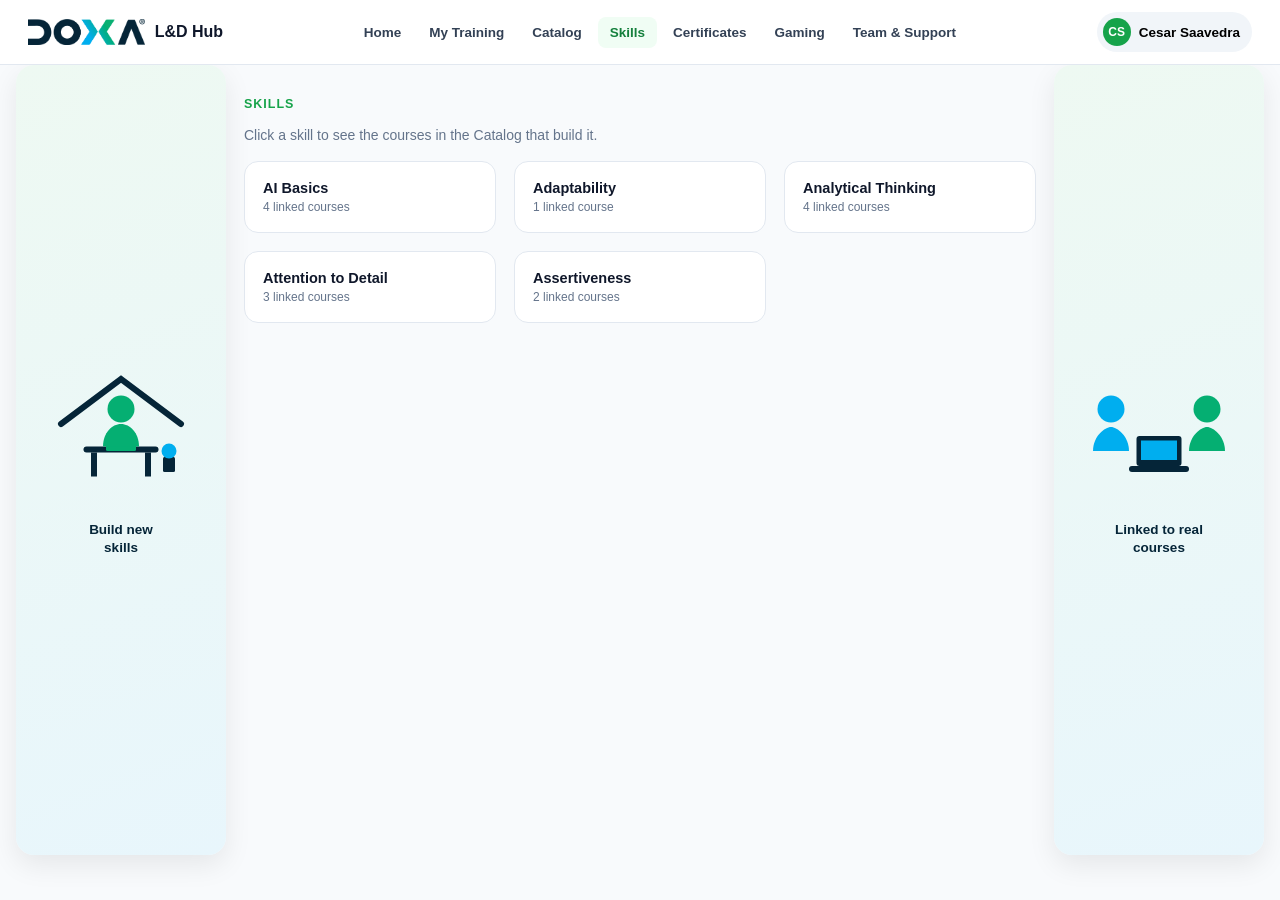
<file: skills.html>
<!DOCTYPE html>
<html lang="en">
<head>
<meta charset="UTF-8">
<meta name="viewport" content="width=device-width, initial-scale=1.0">
<title>L&amp;D Hub — Skills</title>
<link rel="stylesheet" href="style.css">
</head>
<body>
<div id="nav-root"></div>

<div class="page-shell">
<div class="side-illustration left">
  <div class="illus-card"><svg viewBox="0 0 100 90">
  <path d="M10 40 L50 10 L90 40" fill="none" stroke="#052538" stroke-width="4" stroke-linecap="round"/>
  <rect x="25" y="55" width="50" height="4" rx="2" fill="#052538"/>
  <rect x="30" y="59" width="4" height="16" fill="#052538"/>
  <rect x="66" y="59" width="4" height="16" fill="#052538"/>
  <rect x="40" y="46" width="20" height="12" rx="1" fill="#05AF72"/>
  <circle cx="50" cy="30" r="9" fill="#05AF72"/>
  <path d="M38 55c0-9 6-15 12-15s12 6 12 15z" fill="#05AF72"/>
  <rect x="78" y="62" width="8" height="10" rx="1" fill="#052538"/>
  <circle cx="82" cy="58" r="5" fill="#00AEEF"/>
</svg><div class="illus-caption" data-i18n="cap_build_skills">Build new<br>skills</div></div>
</div>
<div class="side-illustration right">
  <div class="illus-card"><svg viewBox="0 0 100 90">
  <rect x="35" y="48" width="30" height="20" rx="2" fill="#052538"/>
  <rect x="38" y="51" width="24" height="13" fill="#00AEEF"/>
  <rect x="30" y="68" width="40" height="4" rx="2" fill="#052538"/>
  <circle cx="18" cy="30" r="9" fill="#00AEEF"/>
  <path d="M6 58c0-10 8-16 12-16s12 6 12 16z" fill="#00AEEF"/>
  <circle cx="82" cy="30" r="9" fill="#05AF72"/>
  <path d="M70 58c0-10 8-16 12-16s12 6 12 16z" fill="#05AF72"/>
</svg><div class="illus-caption" data-i18n="cap_linked_courses">Linked to real<br>courses</div></div>
</div>

<main>
  <h2 class="section-title" data-i18n="skills_title">Skills</h2>
  <p style="color:#64748b;font-size:14px;margin-bottom:18px;" data-i18n="skills_hint">Click a skill to see the courses in the Catalog that build it.</p>
  <div class="grid" id="skillsGrid"></div>
  <div class="skill-detail" id="skillDetail"></div>
</main>
</div>

<script src="data.js"></script>
<script>
  renderNav("skills.html");
  applyLanguage(getLang());

  document.getElementById("skillsGrid").innerHTML = SKILLS.map(s => `
    <div class="skill-tile" data-id="${s.id}">
      <h3>${s.name}</h3>
      <div class="count">${s.courseIds.length} linked course${s.courseIds.length===1?"":"s"}</div>
    </div>
  `).join("");

  const user = getCurrentUser();

  document.querySelectorAll(".skill-tile").forEach(tile => {
    tile.addEventListener("click", () => {
      const skill = skillById(tile.dataset.id);
      const box = document.getElementById("skillDetail");
      const alreadyRead = isArticleRead(skill.id, user.id);
      box.innerHTML = `
        <h3 style="margin-bottom:10px;">${skill.name} — courses that target this skill</h3>
        ${skill.courseIds.map(cid => {
          const c = courseById(cid);
          return `<div class="course-mini"><span>${c.icon} ${c.title}</span><a href="catalog.html" style="color:#16a34a;font-weight:600;text-decoration:none;">${T("view_in_catalog")} →</a></div>`;
        }).join("")}
        ${skill.article ? `
          <h3 style="margin:18px 0 8px;">${skill.article.title}</h3>
          <div class="article-scrollbox" id="articleBox" style="max-height:220px;overflow-y:auto;border:1px solid #e2e8f0;border-radius:10px;padding:14px 16px;background:#f8fafc;">
            ${skill.article.paragraphs.map(p => `<p style="font-size:13.5px;line-height:1.6;color:#334155;margin-bottom:10px;">${p}</p>`).join("")}
          </div>
          <div style="margin-top:10px;">
            ${alreadyRead
              ? `<span class="status-pill">${T("already_read")}</span>`
              : `<button class="resume-btn" id="markReadBtn" style="display:none;">${T("mark_read")}</button>`}
          </div>
        ` : ``}
      `;
      box.classList.add("open");
      box.scrollIntoView({behavior:"smooth", block:"nearest"});

      if (skill.article && !alreadyRead) {
        const articleBox = document.getElementById("articleBox");
        const markBtn = document.getElementById("markReadBtn");
        const checkScroll = () => {
          if (articleBox.scrollTop + articleBox.clientHeight >= articleBox.scrollHeight - 6) {
            markBtn.style.display = "inline-block";
          }
        };
        articleBox.addEventListener("scroll", checkScroll);
        checkScroll();
        markBtn.addEventListener("click", () => {
          markArticleRead(skill.id, user.id, skill.name);
          markBtn.outerHTML = `<span class="status-pill">${T("already_read")}</span>`;
        });
      }
    });
  });
</script>
</body>
</html>
</file>
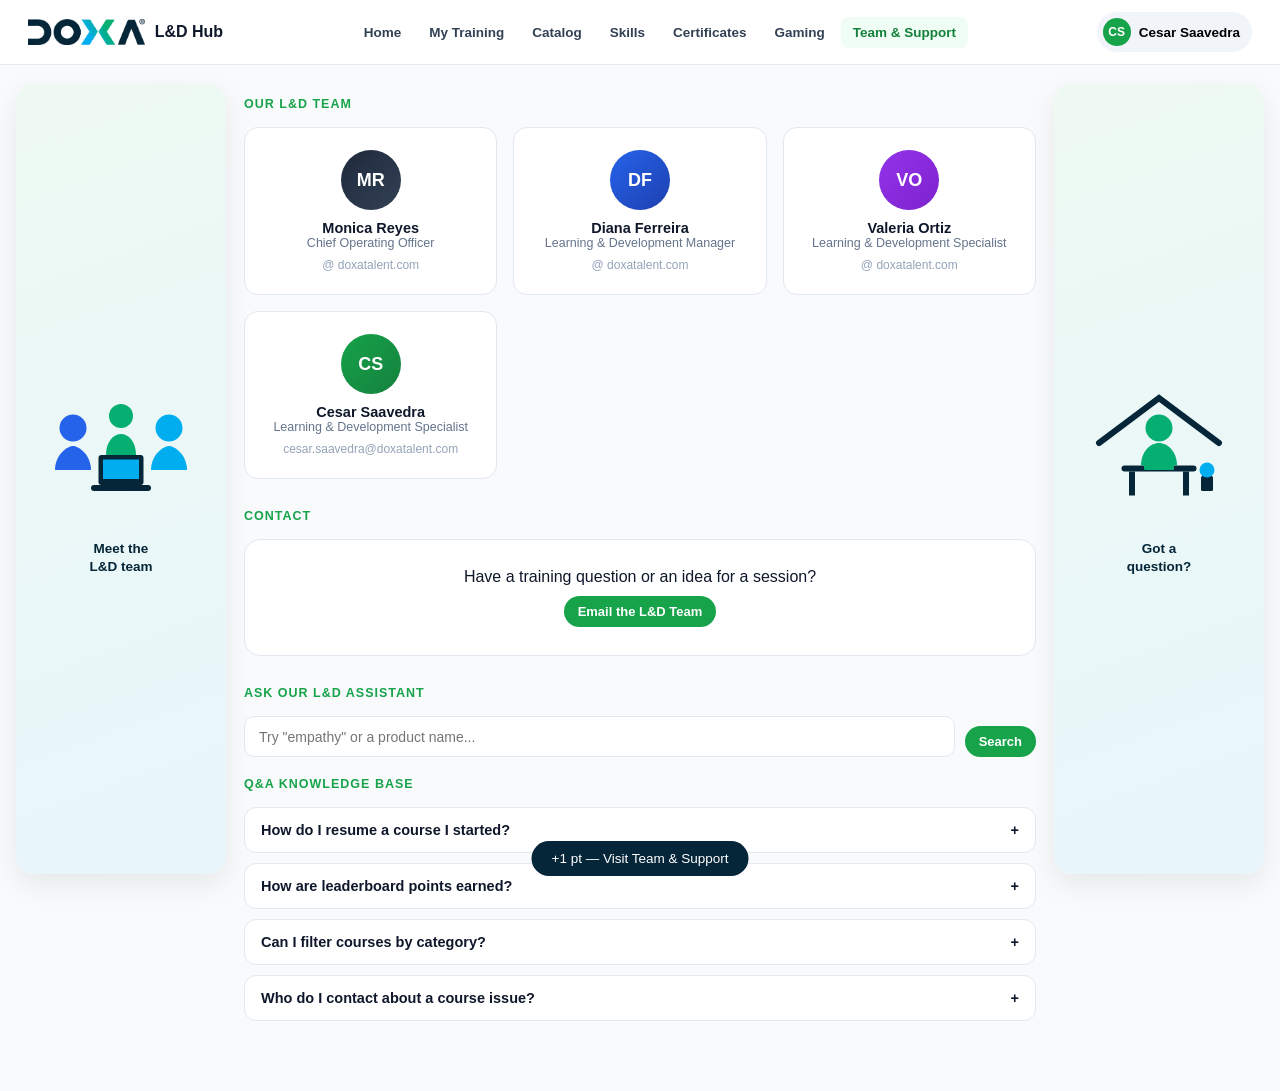
<file: team.html>
<!DOCTYPE html>
<html lang="en">
<head>
<meta charset="UTF-8">
<meta name="viewport" content="width=device-width, initial-scale=1.0">
<title>L&amp;D Hub — Team &amp; Support</title>
<link rel="stylesheet" href="style.css">
</head>
<body>
<div id="nav-root"></div>

<div class="page-shell">
<div class="side-illustration left">
  <div class="illus-card"><svg viewBox="0 0 100 90">
  <rect x="35" y="48" width="30" height="20" rx="2" fill="#052538"/>
  <rect x="38" y="51" width="24" height="13" fill="#00AEEF"/>
  <rect x="30" y="68" width="40" height="4" rx="2" fill="#052538"/>
  <circle cx="18" cy="30" r="9" fill="#2563eb"/>
  <path d="M6 58c0-10 8-16 12-16s12 6 12 16z" fill="#2563eb"/>
  <circle cx="50" cy="22" r="8" fill="#05AF72"/>
  <path d="M40 48c0-9 5-14 10-14s10 5 10 14z" fill="#05AF72"/>
  <circle cx="82" cy="30" r="9" fill="#00AEEF"/>
  <path d="M70 58c0-10 8-16 12-16s12 6 12 16z" fill="#00AEEF"/>
</svg><div class="illus-caption" data-i18n="cap_meet_team">Meet the<br>L&amp;D team</div></div>
</div>
<div class="side-illustration right">
  <div class="illus-card"><svg viewBox="0 0 100 90">
  <path d="M10 40 L50 10 L90 40" fill="none" stroke="#052538" stroke-width="4" stroke-linecap="round"/>
  <rect x="25" y="55" width="50" height="4" rx="2" fill="#052538"/>
  <rect x="30" y="59" width="4" height="16" fill="#052538"/>
  <rect x="66" y="59" width="4" height="16" fill="#052538"/>
  <rect x="40" y="46" width="20" height="12" rx="1" fill="#05AF72"/>
  <circle cx="50" cy="30" r="9" fill="#05AF72"/>
  <path d="M38 55c0-9 6-15 12-15s12 6 12 15z" fill="#05AF72"/>
  <rect x="78" y="62" width="8" height="10" rx="1" fill="#052538"/>
  <circle cx="82" cy="58" r="5" fill="#00AEEF"/>
</svg><div class="illus-caption" data-i18n="cap_got_question">Got a<br>question?</div></div>
</div>

<main>
  <h2 class="section-title" data-i18n="team_title">Our L&amp;D Team</h2>
  <div class="team-grid">
    <div class="team-card">
      <div class="avatar" style="background:linear-gradient(135deg,#1e293b,#334155);">MR</div>
      <div style="font-weight:700;font-size:14.5px;">Monica Reyes</div>
      <div style="font-size:12.5px;color:#64748b;">Chief Operating Officer</div>
      <div style="font-size:12px;color:#94a3b8;margin-top:8px;">@ doxatalent.com</div>
    </div>
    <div class="team-card">
      <div class="avatar" style="background:linear-gradient(135deg,#2563eb,#1e40af);">DF</div>
      <div style="font-weight:700;font-size:14.5px;">Diana Ferreira</div>
      <div style="font-size:12.5px;color:#64748b;">Learning &amp; Development Manager</div>
      <div style="font-size:12px;color:#94a3b8;margin-top:8px;">@ doxatalent.com</div>
    </div>
    <div class="team-card">
      <div class="avatar" style="background:linear-gradient(135deg,#9333ea,#7e22ce);">VO</div>
      <div style="font-weight:700;font-size:14.5px;">Valeria Ortiz</div>
      <div style="font-size:12.5px;color:#64748b;">Learning &amp; Development Specialist</div>
      <div style="font-size:12px;color:#94a3b8;margin-top:8px;">@ doxatalent.com</div>
    </div>
    <div class="team-card">
      <div class="avatar" style="background:linear-gradient(135deg,#16a34a,#15803d);">CS</div>
      <div style="font-weight:700;font-size:14.5px;">Cesar Saavedra</div>
      <div style="font-size:12.5px;color:#64748b;">Learning &amp; Development Specialist</div>
      <div style="font-size:12px;color:#94a3b8;margin-top:8px;">cesar.saavedra@doxatalent.com</div>
    </div>
  </div>


  <h2 class="section-title" data-i18n="contact_title">Contact</h2>
  <div class="contact-box">
    <p data-i18n="contact_prompt">Have a training question or an idea for a session?</p>
    <a class="resume-btn" href="mailto:learning.development@doxatalent.com" data-i18n="email_team">Email the L&amp;D Team</a>
  </div>

  <h2 class="section-title" data-i18n="ask_ai_title">Ask Our L&amp;D Assistant</h2>
  
  <div class="toolbar">
    <input type="text" id="aiSearchBox" data-i18n-placeholder="ask_ai_placeholder" placeholder="Try &quot;empathy&quot; or a product name...">
    <button class="resume-btn" id="aiSearchBtn" data-i18n="ask_ai_search_btn">Search</button>
  </div>
  <div id="aiResults" style="margin-top:14px;"></div>

  <div class="profile-section" id="requestCourseBox" style="display:none;margin-top:16px;">
    <h3 data-i18n="request_course_title">Request a Course or ILT Session</h3>
    <p style="font-size:13px;color:#64748b;margin-bottom:14px;" data-i18n="request_course_hint">Can't find it in our library? Tell us what you need and we'll open an email draft to the L&amp;D Team (demo — nothing is sent until you hit send in your own email app).</p>
    <div class="form-grid">
      <div class="form-field" style="grid-column:1 / -1;"><label data-i18n="request_course_topic">Course/ILT title or topic</label><input type="text" id="reqTopic" data-i18n-placeholder="request_course_topic_ph" placeholder="e.g. Empathy in Customer Conversations"></div>
      <div class="form-field">
        <label data-i18n="request_course_format">Preferred format</label>
        <select id="reqFormat">
          <option value="course" data-i18n="request_course_format_course">Self-paced Course</option>
          <option value="ilt" data-i18n="request_course_format_ilt">Instructor-Led Training (ILT)</option>
        </select>
      </div>
      <div class="form-field" style="grid-column:1 / -1;"><label data-i18n="request_course_desc">Why is this needed?</label><textarea id="reqDesc" rows="3" data-i18n-placeholder="request_course_desc_ph" placeholder="A short note on the audience and why this would help"></textarea></div>
    </div>
    <button class="resume-btn" id="reqSubmitBtn" data-i18n="request_course_submit">Open Email Draft</button>
  </div>

  <h2 class="section-title" data-i18n="qna_title">Q&amp;A Knowledge Base</h2>
  <div id="qaList"></div>
</main>
</div>


<script src="data.js"></script>
<script>
  renderNav("team.html");
  applyLanguage(getLang());
  awardDaily("daily_visit_team_" + getCurrentUser().id, 1, T("widget_visit_team"));

  const QA = [
    { q:"How do I resume a course I started?", a:"Go to My Training and click \"Resume Course\" on the card — it picks up where you left off (in this prototype, progress is sample data)." },
    { q:"How are leaderboard points earned?", a:"Completing activities and finishing courses earns points. In the real version, this would be tied to actual course completions." },
    { q:"Can I filter courses by category?", a:"Yes — on the Catalog tab, use the category checkboxes on the left or the search bar." },
    { q:"Who do I contact about a course issue?", a:"Use the \"Email the L&D Team\" button above, or reach out to your L&D Specialist directly." }
  ];
  document.getElementById("qaList").innerHTML = QA.map((item,i) => `
    <div class="qa-item" data-i="${i}">
      <div class="qa-q">${item.q}<span>+</span></div>
      <div class="qa-a">${item.a}</div>
    </div>
  `).join("");
  document.querySelectorAll(".qa-item").forEach(el => {
    el.addEventListener("click", () => el.classList.toggle("open"));
  });

  /* ===== "Ask Our L&D Assistant" — simulated search over existing Courses & Skills ===== */
  function searchLibrary(term) {
    const q = term.trim().toLowerCase();
    if (!q) return [];
    const results = [];
    COURSES.forEach(c => {
      const haystack = (c.title + " " + c.category).toLowerCase();
      if (haystack.includes(q)) results.push({ type:"course", title:c.title, sub:c.category, icon:c.icon, id:c.id });
    });
    SKILLS.forEach(s => {
      const articleText = s.article ? (s.article.title + " " + s.article.paragraphs.join(" ")) : "";
      const haystack = (s.name + " " + articleText).toLowerCase();
      if (haystack.includes(q)) results.push({ type:"skill", title:s.name, sub:"Skill", icon:"🌱", id:s.id });
    });
    return results;
  }

  function runAiSearch() {
    const term = document.getElementById("aiSearchBox").value;
    const results = searchLibrary(term);
    const box = document.getElementById("aiResults");
    const reqBox = document.getElementById("requestCourseBox");

    if (!term.trim()) {
      box.innerHTML = "";
      reqBox.style.display = "none";
      return;
    }

    if (results.length) {
      box.innerHTML = results.map(r => `
        <div class="qa-item" style="cursor:default;">
          <div class="qa-q" style="cursor:default;">
            <span>${r.icon} ${r.title} <span class="hint" style="font-weight:400;">(${r.sub})</span></span>
          </div>
          <div class="qa-a" style="display:block;">
            <a href="${r.type==='course' ? 'catalog.html' : 'skills.html'}" style="color:#16a34a;font-weight:600;text-decoration:none;">${T("view_in_catalog")} →</a>
          </div>
        </div>
      `).join("");
      reqBox.style.display = "none";
    } else {
      box.innerHTML = `<p style="color:#64748b;font-size:14px;margin-bottom:10px;">${T("ask_ai_no_results")}</p>`;
      document.getElementById("reqTopic").value = term.trim();
      reqBox.style.display = "block";
    }
  }

  document.getElementById("aiSearchBtn").addEventListener("click", runAiSearch);
  document.getElementById("aiSearchBox").addEventListener("keydown", (e) => { if (e.key === "Enter") runAiSearch(); });

  document.getElementById("reqSubmitBtn").addEventListener("click", () => {
    const topic = document.getElementById("reqTopic").value.trim();
    const format = document.getElementById("reqFormat").value === "ilt" ? "Instructor-Led Training (ILT)" : "Self-paced Course";
    const desc = document.getElementById("reqDesc").value.trim();
    const requester = getCurrentUser().name;
    if (!topic) { showToast(T("request_course_missing_topic")); return; }

    const subject = `Course/ILT Request: ${topic}`;
    const body =
`Requested by: ${requester}
Preferred format: ${format}

Topic/title: ${topic}

Why this is needed:
${desc || "(not provided)"}

— Sent from the L&D Hub prototype (demo request form)`;

    window.location.href = `mailto:cesar.saavedra@doxatalent.com?subject=${encodeURIComponent(subject)}&body=${encodeURIComponent(body)}`;
  });
</script>
</body>
</html>
</file>
<file: style.css>
/* L&D Hub — shared styles (prototype only, fake data) */
* { margin:0; padding:0; box-sizing:border-box; }
body {
  font-family: -apple-system, BlinkMacSystemFont, "Segoe UI", Roboto, sans-serif;
  background:#f8fafc; color:#0f172a;
}
a { color:inherit; }
.demo-banner {
  background:#fef3c7; color:#92400e; text-align:center;
  font-size:12.5px; font-weight:600; padding:7px;
}
nav {
  position:sticky; top:0; z-index:20; background:white;
  border-bottom:1px solid #e2e8f0; display:flex; align-items:center;
  justify-content:space-between; padding:12px 28px; flex-wrap:wrap; gap:10px;
}
.brand { display:flex; align-items:center; gap:10px; font-weight:700; font-size:16px; }
.brand .dot { width:10px; height:10px; border-radius:50%; background:#16a34a; }
.nav-links { display:flex; gap:4px; flex-wrap:wrap; }
.nav-links a {
  text-decoration:none; color:#334155; font-size:13.5px; font-weight:600;
  padding:8px 12px; border-radius:8px; transition:background .15s,color .15s;
}
.nav-links a:hover, .nav-links a.active { background:#f0fdf4; color:#15803d; }
.profile-btn {
  display:flex; align-items:center; gap:8px; background:#f1f5f9; border:none;
  padding:6px 12px 6px 6px; border-radius:999px; cursor:pointer; font-size:13.5px; font-weight:600;
}
.profile-btn .av {
  width:28px; height:28px; border-radius:50%; display:flex; align-items:center;
  justify-content:center; color:white; font-size:12px; font-weight:700;
}
.switcher {
  position:absolute; right:28px; top:58px; background:white; border:1px solid #e2e8f0;
  border-radius:12px; box-shadow:0 10px 30px rgba(0,0,0,.12); padding:10px; display:none;
  min-width:220px; z-index:30;
}
.switcher.open { display:block; }
.switcher .label { font-size:11px; text-transform:uppercase; color:#94a3b8; padding:4px 8px; }
.switcher button.opt {
  width:100%; text-align:left; background:none; border:none; padding:8px; border-radius:8px;
  cursor:pointer; font-size:13.5px; display:flex; align-items:center; gap:8px;
}
.switcher button.opt:hover { background:#f8fafc; }
.switcher a.view-profile {
  display:block; margin-top:6px; text-align:center; font-size:13px; font-weight:600;
  color:#16a34a; text-decoration:none; padding:8px; border-top:1px solid #f1f5f9;
}
.page-shell { display:flex; align-items:flex-start; gap:18px; max-width:1360px; margin:0 auto; padding:0 16px; }
main { order:2; flex:1 1 auto; min-width:0; max-width:1040px; margin:0 auto; padding:32px 0 60px; }
.hero {
  background:linear-gradient(135deg,#1e293b,#334155); color:white; border-radius:18px;
  padding:40px 32px; margin-bottom:28px;
}
.hero h1 { font-size:26px; margin-bottom:6px; }
.hero .quote { color:#cbd5e1; font-size:14.5px; font-style:italic; max-width:600px; margin-top:10px; }
.hero .quote .who { color:#86efac; font-style:normal; font-weight:600; }
h2.section-title {
  font-size:12.5px; text-transform:uppercase; letter-spacing:.08em; color:#16a34a;
  margin-bottom:16px; font-weight:700;
}
.stats-grid { display:grid; grid-template-columns:repeat(4,1fr); gap:14px; margin-bottom:30px; }
.stat { background:white; border:1px solid #e2e8f0; border-radius:12px; padding:18px 14px; text-align:center; }
.stat .num { font-size:20px; font-weight:800; color:#15803d; }
.stat .label { font-size:12px; color:#64748b; margin-top:4px; }
.toolbar { display:flex; gap:10px; margin-bottom:20px; flex-wrap:wrap; }
.toolbar input[type=text] {
  flex:1; min-width:180px; padding:10px 14px; border:1px solid #e2e8f0; border-radius:10px; font-size:14px;
}
.toolbar select, .toolbar button.filter-btn {
  padding:10px 14px; border:1px solid #e2e8f0; border-radius:10px; font-size:14px; background:white; cursor:pointer;
}
.grid { display:grid; grid-template-columns:repeat(auto-fit,minmax(230px,1fr)); gap:18px; }
.card {
  background:white; border:1px solid #e2e8f0; border-radius:14px; overflow:hidden;
  transition:transform .15s, box-shadow .15s;
}
.card:hover { transform:translateY(-3px); box-shadow:0 10px 24px rgba(0,0,0,.08); }
.thumb { height:96px; display:flex; align-items:center; justify-content:center; font-size:30px; }
.card-body { padding:14px 16px; }
.card-body h3 { font-size:14.5px; margin-bottom:6px; }
.tag-row { display:flex; gap:6px; flex-wrap:wrap; margin:6px 0; }
.tag { background:#f0fdf4; color:#15803d; font-size:11px; font-weight:600; padding:3px 9px; border-radius:999px; }
.progress-bar { height:6px; background:#e2e8f0; border-radius:999px; overflow:hidden; margin-top:8px; }
.progress-fill { height:100%; background:#16a34a; }
.progress-text { font-size:11.5px; color:#64748b; margin-top:5px; }
.resume-btn, .enroll-btn {
  display:inline-block; margin-top:10px; background:#16a34a; color:white; border:none;
  padding:8px 14px; border-radius:999px; font-size:13px; font-weight:600; cursor:pointer; text-decoration:none;
}
.enroll-btn { background:#2563eb; }
.sidebar-cats { background:white; border:1px solid #e2e8f0; border-radius:14px; padding:18px; }
.sidebar-cats label { display:flex; align-items:center; gap:8px; font-size:13.5px; padding:6px 0; cursor:pointer; }
.catalog-layout { display:grid; grid-template-columns:200px 1fr; gap:22px; }
.skill-tile {
  background:white; border:1px solid #e2e8f0; border-radius:14px; padding:18px; cursor:pointer;
}
.skill-tile:hover { border-color:#bbf7d0; }
.skill-tile h3 { font-size:14.5px; margin-bottom:4px; }
.skill-tile .count { font-size:12px; color:#64748b; }
.skill-detail {
  background:white; border:1px solid #e2e8f0; border-radius:14px; padding:20px; margin-top:20px; display:none;
}
.skill-detail.open { display:block; }
.skill-detail .course-mini { padding:10px 0; border-top:1px solid #f1f5f9; font-size:14px; display:flex; justify-content:space-between; }
.team-grid { display:grid; grid-template-columns:repeat(auto-fit,minmax(190px,1fr)); gap:16px; margin-bottom:30px; }
.team-card { background:white; border:1px solid #e2e8f0; border-radius:14px; padding:22px 16px; text-align:center; }
.avatar { width:60px; height:60px; border-radius:50%; display:flex; align-items:center; justify-content:center; color:white; font-weight:700; font-size:18px; margin:0 auto 10px; }
.qa-item { background:white; border:1px solid #e2e8f0; border-radius:12px; margin-bottom:10px; overflow:hidden; }
.qa-q { padding:14px 16px; cursor:pointer; font-weight:600; font-size:14.5px; display:flex; justify-content:space-between; }
.qa-a { padding:0 16px; max-height:0; overflow:hidden; transition:all .2s; font-size:14px; color:#475569; }
.qa-item.open .qa-a { padding:0 16px 16px; max-height:300px; }
table.leaderboard { width:100%; border-collapse:collapse; background:white; border:1px solid #e2e8f0; border-radius:14px; overflow:hidden; }
table.leaderboard th, table.leaderboard td { padding:14px 16px; text-align:left; font-size:14px; border-bottom:1px solid #f1f5f9; }
table.leaderboard th { background:#f8fafc; font-size:12px; text-transform:uppercase; color:#64748b; }
table.leaderboard tr.me { background:#f0fdf4; }
.badge-pill { background:#fef3c7; color:#92400e; font-size:11px; font-weight:700; padding:3px 9px; border-radius:999px; }
footer { text-align:center; padding:24px; font-size:11.5px; color:#94a3b8; }
.contact-box { background:white; border:1px solid #e2e8f0; border-radius:16px; padding:28px; text-align:center; margin-bottom:30px; }
.role-select { margin-top:14px; }

/* Profile page sections */
.profile-section {
  background:white; border:1px solid #e2e8f0; border-radius:14px;
  padding:22px 24px; margin-bottom:18px;
}
.profile-section h3 { font-size:15px; margin-bottom:14px; }
.profile-section .hint { font-size:12px; color:#94a3b8; margin-top:4px; }
.form-grid { display:grid; grid-template-columns:1fr 1fr; gap:14px; }
.form-field { display:flex; flex-direction:column; gap:5px; }
.form-field label { font-size:12.5px; color:#475569; font-weight:600; }
.form-field input, .form-field select, .form-field textarea {
  padding:9px 12px; border:1px solid #e2e8f0; border-radius:8px; font-size:14px; font-family:inherit;
}
.form-field textarea { resize:vertical; min-height:60px; }
.row-between { display:flex; align-items:center; justify-content:space-between; gap:12px; flex-wrap:wrap; }
.btn-secondary {
  background:#f1f5f9; color:#334155; border:none; padding:9px 16px; border-radius:999px;
  font-size:13.5px; font-weight:600; cursor:pointer;
}
.btn-danger {
  background:#fee2e2; color:#b91c1c; border:none; padding:9px 16px; border-radius:999px;
  font-size:13.5px; font-weight:600; cursor:pointer;
}
.status-pill {
  display:inline-block; background:#f0fdf4; color:#15803d; font-size:12px; font-weight:700;
  padding:4px 10px; border-radius:999px;
}
.toggle-row { display:flex; align-items:center; gap:10px; }
.profile-section.danger { border-color:#fecaca; }
#saveToast, .ldhub-toast {
  position:fixed; bottom:24px; left:50%; transform:translateX(-50%) translateY(20px);
  background:#052538; color:white; padding:10px 20px; border-radius:999px; font-size:13.5px;
  opacity:0; transition:all .25s; pointer-events:none; z-index:200; max-width:90vw; text-align:center;
}
#saveToast.show, .ldhub-toast.show { opacity:1; transform:translateX(-50%) translateY(0); }

/* Points pop-up modal (daily login bonus) */
.points-modal-backdrop {
  position:fixed; inset:0; background:rgba(5,37,56,.55); z-index:300;
  display:flex; align-items:center; justify-content:center; padding:20px;
}
.points-modal {
  background:white; border-radius:18px; padding:34px 30px; max-width:320px; width:100%;
  text-align:center; box-shadow:0 20px 50px rgba(0,0,0,.25);
}
.points-modal-emoji { font-size:40px; margin-bottom:10px; }
.points-modal-msg { font-size:16px; color:#0f172a; margin-bottom:20px; line-height:1.4; }

/* Floating collapsible challenge widget (Home page) */
.floating-widget {
  position:fixed; bottom:20px; right:20px; width:280px; z-index:150;
  background:white; border:1px solid #e2e8f0; border-radius:16px;
  box-shadow:0 14px 36px rgba(0,0,0,.14); overflow:hidden;
}
.floating-widget-header {
  display:flex; align-items:center; justify-content:space-between;
  padding:12px 16px; background:#052538; color:white; cursor:pointer; font-weight:700; font-size:13.5px;
}
.floating-widget-body { padding:14px 16px; max-height:340px; overflow-y:auto; }
.floating-widget.collapsed .floating-widget-body { display:none; }
.fw-item { display:flex; align-items:center; justify-content:space-between; padding:7px 0; font-size:13px; border-bottom:1px solid #f1f5f9; }
.fw-item:last-child { border-bottom:none; }
.fw-check { color:#16a34a; font-weight:700; }
.fw-pending { color:#94a3b8; }
.fw-total { margin-top:10px; padding-top:10px; border-top:1px solid #e2e8f0; font-weight:700; font-size:13.5px; text-align:center; color:#15803d; }
@media (max-width: 600px) { .floating-widget { right:12px; bottom:12px; width:calc(100vw - 24px); } }

/* Decorative side panels — part of the page layout (not floating), so they show reliably on normal screens.
   Animate in fresh on every page load (i.e. every tab click, since each tab is its own page). */
.side-illustration {
  flex:0 0 210px; position:sticky; top:84px;
  height:calc(100vh - 110px); min-height:320px;
  opacity:0; pointer-events:none;
}
.side-illustration.left { order:1; animation:slideFadeInLeft .55s ease forwards .05s; }
.side-illustration.right { order:3; animation:slideFadeInRight .55s ease forwards .05s; }
@keyframes slideFadeInLeft { from{opacity:0;transform:translateX(-24px);} to{opacity:1;transform:translateX(0);} }
@keyframes slideFadeInRight { from{opacity:0;transform:translateX(24px);} to{opacity:1;transform:translateX(0);} }
@media (max-width: 1000px) { .side-illustration { display:none; } }

/* ===== Responsive: tablet ===== */
@media (max-width: 820px) {
  nav { padding:10px 16px; }
  .nav-links a { font-size:12.5px; padding:7px 9px; }
  .profile-btn { font-size:12.5px; }
  main { padding:24px 0 48px; }
  .hero { padding:30px 22px; border-radius:14px; }
  .hero h1 { font-size:22px; }
  .stats-grid { grid-template-columns:repeat(2,1fr); }
  .catalog-layout { grid-template-columns:1fr; }
  .sidebar-cats { display:flex; flex-wrap:wrap; gap:4px 14px; align-items:center; }
  .sidebar-cats strong { width:100%; }
  table.leaderboard { display:block; overflow-x:auto; white-space:nowrap; }
}

/* ===== Responsive: phone ===== */
@media (max-width: 520px) {
  .brand { font-size:13px; gap:6px; }
  .brand img { height:20px !important; }
  .nav-links { gap:2px; }
  .nav-links a { font-size:11.5px; padding:6px 7px; }
  .profile-btn { padding:5px 10px 5px 5px; font-size:12px; }
  .profile-btn .av { width:24px; height:24px; font-size:10px; }
  section, main { padding-left:16px; padding-right:16px; }
  .page-shell { padding:0; }
  .hero { padding:24px 18px; }
  .hero h1 { font-size:19px; }
  .hero .quote { font-size:13px; }
  .stats-grid { grid-template-columns:repeat(2,1fr); gap:10px; }
  .stat { padding:14px 10px; }
  .stat .num { font-size:17px; }
  .grid, .team-grid { grid-template-columns:1fr 1fr; gap:12px; }
  .toolbar { flex-direction:column; align-items:stretch; }
  .switcher { right:12px; left:12px; width:auto; min-width:0; }
}
@media (max-width: 380px) {
  .grid, .team-grid { grid-template-columns:1fr; }
}

.side-card {
  position:relative; height:100%; width:100%;
  border-radius:18px; overflow:hidden;
  box-shadow:0 10px 28px rgba(0,0,0,.1);
}
.side-card img { width:100%; height:100%; object-fit:cover; display:block; }
.side-caption {
  position:absolute; left:0; right:0; bottom:0;
  padding:18px 14px 16px;
  background:linear-gradient(to top, rgba(5,37,56,.82), rgba(5,37,56,0));
  color:white; font-size:13px; font-weight:600; text-align:center; line-height:1.3;
}

/* Illustration version of the side panel — no image upload needed */
.illus-card {
  height:100%; width:100%; border-radius:18px;
  background:linear-gradient(160deg,#eef9f2,#e8f6fc);
  box-shadow:0 10px 28px rgba(0,0,0,.08);
  display:flex; flex-direction:column; align-items:center; justify-content:center;
  padding:26px 16px;
}
.illus-card svg { width:100%; max-width:150px; height:auto; }
.illus-caption {
  margin-top:22px; font-size:13.5px; font-weight:700; color:#052538;
  text-align:center; line-height:1.3;
}
</file>
